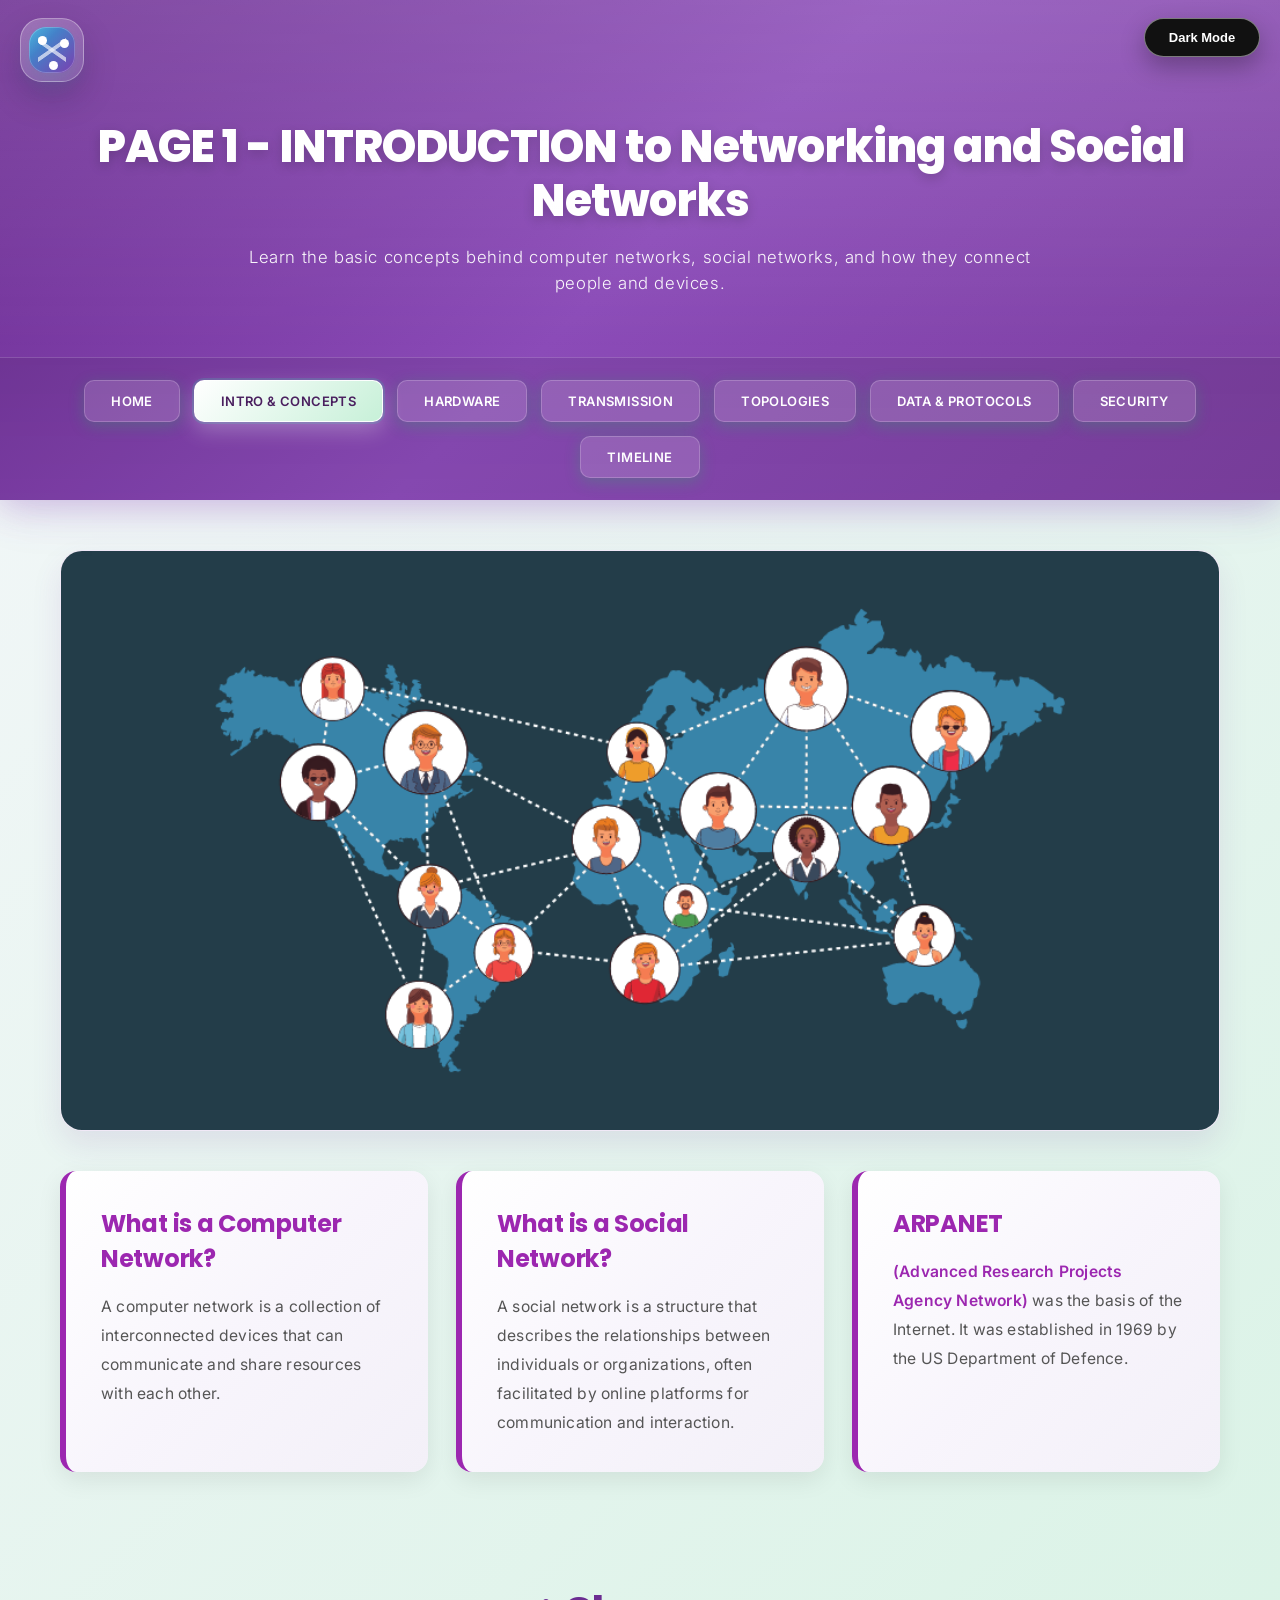
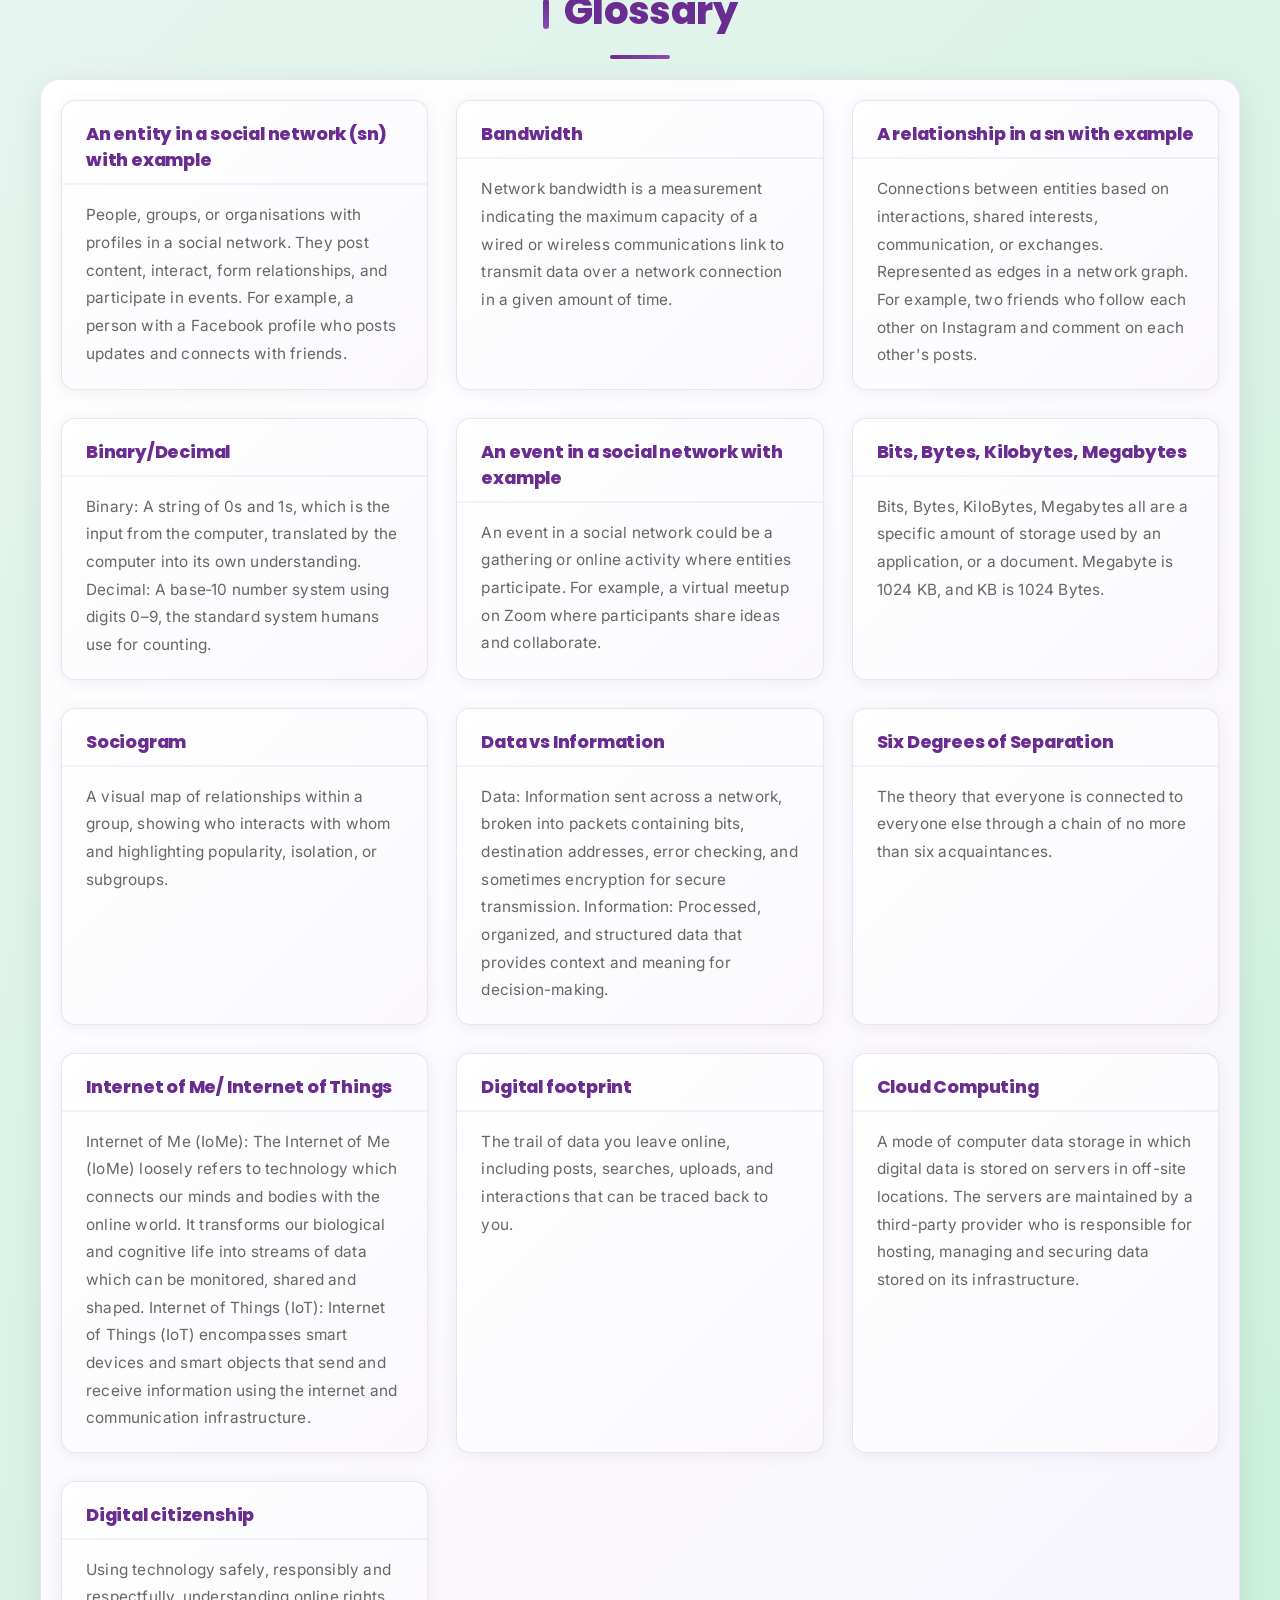
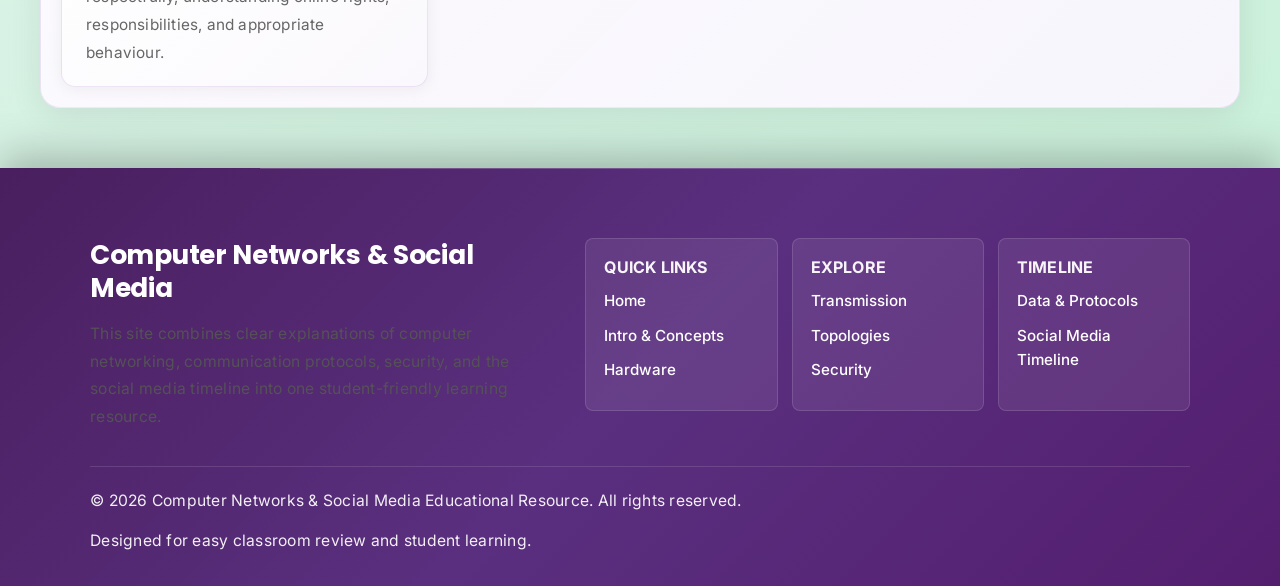
<file: page1.html>
<!DOCTYPE html>
<html lang="en">
<!-- FILE COMMENTS: page1.html - Content page covering a specific networking topic with glossary and navigation links. -->
<head>
    <!-- Page metadata and stylesheet link for page layout and theme -->
    <title>INTRO TO COMPUTER &amp; SOCIAL NETWORKS</title>
    <link rel="stylesheet" href="style.css">
</head>
<body>
    <!-- Site header includes branding, navigation, and a theme toggle button -->
    <header class="site-header">
        <a href="index.html" class="site-logo" aria-label="Go to home page">
            <div class="logo-mark"></div>
        </a>
        <div class="site-branding">
            <h1>PAGE 1 - INTRODUCTION to Networking and Social Networks</h1>
            <p class="subtitle">Learn the basic concepts behind computer networks, social networks, and how they connect people and devices.</p>
        </div>
        <div class="page-image">
            
        </div>

                <!-- Navigation menu for moving across topic pages -->
        <nav>
            <a href="index.html">HOME</a>
            <a href="page1.html" class="active">INTRO & CONCEPTS</a>
            <a href="page2.html">HARDWARE</a>
            <a href="page3.html">TRANSMISSION</a>
            <a href="page4.html">TOPOLOGIES</a>
            <a href="page5.html">DATA & PROTOCOLS</a>
            <a href="page6.html">SECURITY</a>
            <a href="page7.html">TIMELINE</a>
        </nav>

                <!-- Button toggles dark mode and stores preference in localStorage -->
        <button id="dark-mode-toggle">Dark Mode</button>
        
    </header>

        <!-- JavaScript handles dark mode, sticky navigation, and page load behavior -->
    <script>
        document.addEventListener('DOMContentLoaded', function() {
            const isDarkMode = localStorage.getItem('darkMode') === 'true';
            if (isDarkMode) {
                document.body.classList.add('dark-mode');
                document.getElementById('dark-mode-toggle').textContent = 'Light Mode';
            }
        });

        window.addEventListener('scroll', function() {
            const nav = document.querySelector('nav');
            const header = document.querySelector('.site-header');
            const body = document.body;
            const headerHeight = header.offsetHeight;
            
            if (window.pageYOffset > headerHeight - 80) {
                nav.classList.add('sticky-nav');
                body.classList.add('nav-sticky');
            } else {
                nav.classList.remove('sticky-nav');
                body.classList.remove('nav-sticky');
            }
        });

        document.getElementById('dark-mode-toggle').addEventListener('click', function() {
            document.body.classList.toggle('dark-mode');
            const button = document.getElementById('dark-mode-toggle');
            const isDark = document.body.classList.contains('dark-mode');
            button.textContent = isDark ? 'Light Mode' : 'Dark Mode';
            localStorage.setItem('darkMode', isDark);
        });
    </script>

        <!-- Icon or illustration representing the current page theme -->
    <div class="page-icon">
        <img src="img2.png" alt="Network icon">
    </div>

        <!-- Intro cards summarize key concepts for the topic -->
    <div class="intro-cards">
        <div class="intro-card">
            <h3>What is a Computer Network?</h3>
            <p>A computer network is a collection of interconnected devices that can communicate and share resources with each other.</p>
        </div>
        
        <div class="intro-card">
            <h3>What is a Social Network?</h3>
            <p>A social network is a structure that describes the relationships between individuals or organizations, often facilitated by online platforms for communication and interaction.</p>
        </div>
        
        <div class="intro-card">
            <h3>ARPANET</h3>
            <p><span class="highlight">(Advanced Research Projects Agency Network)</span> was the basis of the Internet. It was established in 1969 by the US Department of Defence.</p>
        </div>
    </div>
    
    <h2>Glossary</h2>
        <!-- Glossary grid presents term definitions and helpful explanations -->
    <div class="glossary-grid">
        <dl class="glossary-item">
            <dt>An entity in a social network (sn) with example</dt>
            <dd>People, groups, or organisations with profiles in a social network. They post content, interact, form relationships, and participate in events. For example, a person with a Facebook profile who posts updates and connects with friends.</dd>
        </dl>
        
        <dl class="glossary-item">
            <dt>Bandwidth</dt>
            <dd>Network bandwidth is a measurement indicating the maximum capacity of a wired or wireless communications link to transmit data over a network connection in a given amount of time.</dd>
        </dl>
        
        <dl class="glossary-item">
            <dt>A relationship in a sn with example</dt>
            <dd>Connections between entities based on interactions, shared interests, communication, or exchanges. Represented as edges in a network graph. For example, two friends who follow each other on Instagram and comment on each other's posts.</dd>
        </dl>
        
        <dl class="glossary-item">
            <dt>Binary/Decimal</dt>
            <dd>Binary: A string of 0s and 1s, which is the input from the computer, translated by the computer into its own understanding. Decimal: A base‑10 number system using digits 0–9, the standard system humans use for counting.</dd>
        </dl>
        
        <dl class="glossary-item">
            <dt>An event in a social network with example</dt>
            <dd>An event in a social network could be a gathering or online activity where entities participate. For example, a virtual meetup on Zoom where participants share ideas and collaborate.</dd>
        </dl>
        
        <dl class="glossary-item">
            <dt>Bits, Bytes, Kilobytes, Megabytes</dt>
            <dd>Bits, Bytes, KiloBytes, Megabytes all are a specific amount of storage used by an application, or a document. Megabyte is 1024 KB, and KB is 1024 Bytes.</dd>
        </dl>
        
        <dl class="glossary-item">
            <dt>Sociogram</dt>
            <dd>A visual map of relationships within a group, showing who interacts with whom and highlighting popularity, isolation, or subgroups.</dd>
        </dl>
        
        <dl class="glossary-item">
            <dt>Data vs Information</dt>
            <dd>Data: Information sent across a network, broken into packets containing bits, destination addresses, error checking, and sometimes encryption for secure transmission. Information: Processed, organized, and structured data that provides context and meaning for decision-making.</dd>
        </dl>
        
        <dl class="glossary-item">
            <dt>Six Degrees of Separation</dt>
            <dd>The theory that everyone is connected to everyone else through a chain of no more than six acquaintances.</dd>
        </dl>
        
        <dl class="glossary-item">
            <dt>Internet of Me/ Internet of Things</dt>
            <dd>Internet of Me (IoMe): The Internet of Me (IoMe) loosely refers to technology which connects our minds and bodies with the online world. It transforms our biological and cognitive life into streams of data which can be monitored, shared and shaped. Internet of Things (IoT): Internet of Things (IoT) encompasses smart devices and smart objects that send and receive information using the internet and communication infrastructure.</dd>
        </dl>
        
        <dl class="glossary-item">
            <dt>Digital footprint</dt>
            <dd>The trail of data you leave online, including posts, searches, uploads, and interactions that can be traced back to you.</dd>
        </dl>
        
        <dl class="glossary-item">
            <dt>Cloud Computing</dt>
            <dd>A mode of computer data storage in which digital data is stored on servers in off-site locations. The servers are maintained by a third-party provider who is responsible for hosting, managing and securing data stored on its infrastructure.</dd>
        </dl>
        
        <dl class="glossary-item">
            <dt>Digital citizenship</dt>
            <dd>Using technology safely, responsibly and respectfully, understanding online rights, responsibilities, and appropriate behaviour.</dd>
        </dl>
    </div>
            <!-- Footer section contains site credits, copyright, and additional links -->
        <footer class="site-footer">
        <div class="footer-content">
            <div class="footer-brand">
                <h3>Computer Networks & Social Media</h3>
                <p>This site combines clear explanations of computer networking, communication protocols, security, and the social media timeline into one student-friendly learning resource.</p>
            </div>
            <div class="footer-links">
                <div class="footer-column">
                    <h4>Quick Links</h4>
                    <a href="index.html">Home</a>
                    <a href="page1.html">Intro & Concepts</a>
                    <a href="page2.html">Hardware</a>
                </div>
                <div class="footer-column">
                    <h4>Explore</h4>
                    <a href="page3.html">Transmission</a>
                    <a href="page4.html">Topologies</a>
                    <a href="page6.html">Security</a>
                </div>
                <div class="footer-column">
                    <h4>Timeline</h4>
                    <a href="page5.html">Data & Protocols</a>
                    <a href="page7.html">Social Media Timeline</a>
                </div>
            </div>
        </div>
        <div class="footer-bottom">
            <p class="footer-note">&copy; 2026 Computer Networks & Social Media Educational Resource. All rights reserved.</p>
            <p class="footer-note">Designed for easy classroom review and student learning.</p>
        </div>
    </footer>
</body>
</html>
</file>
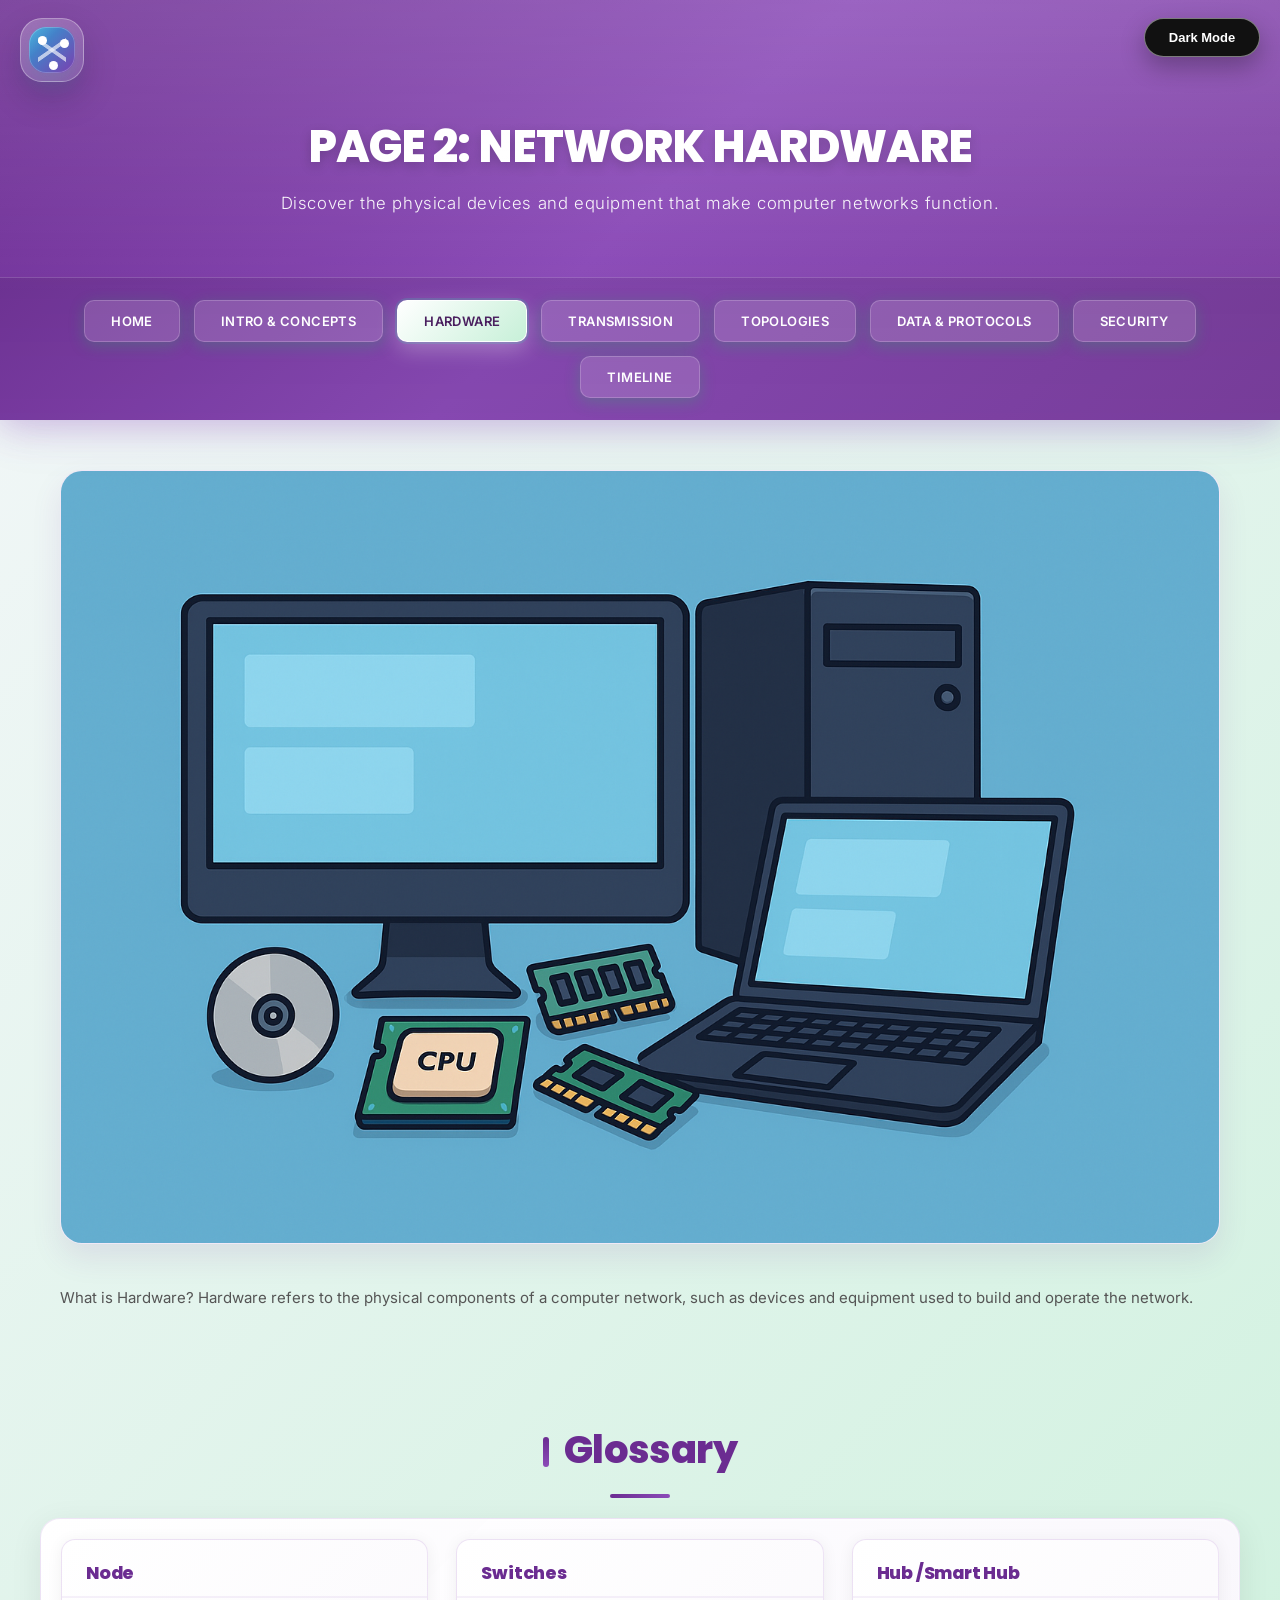
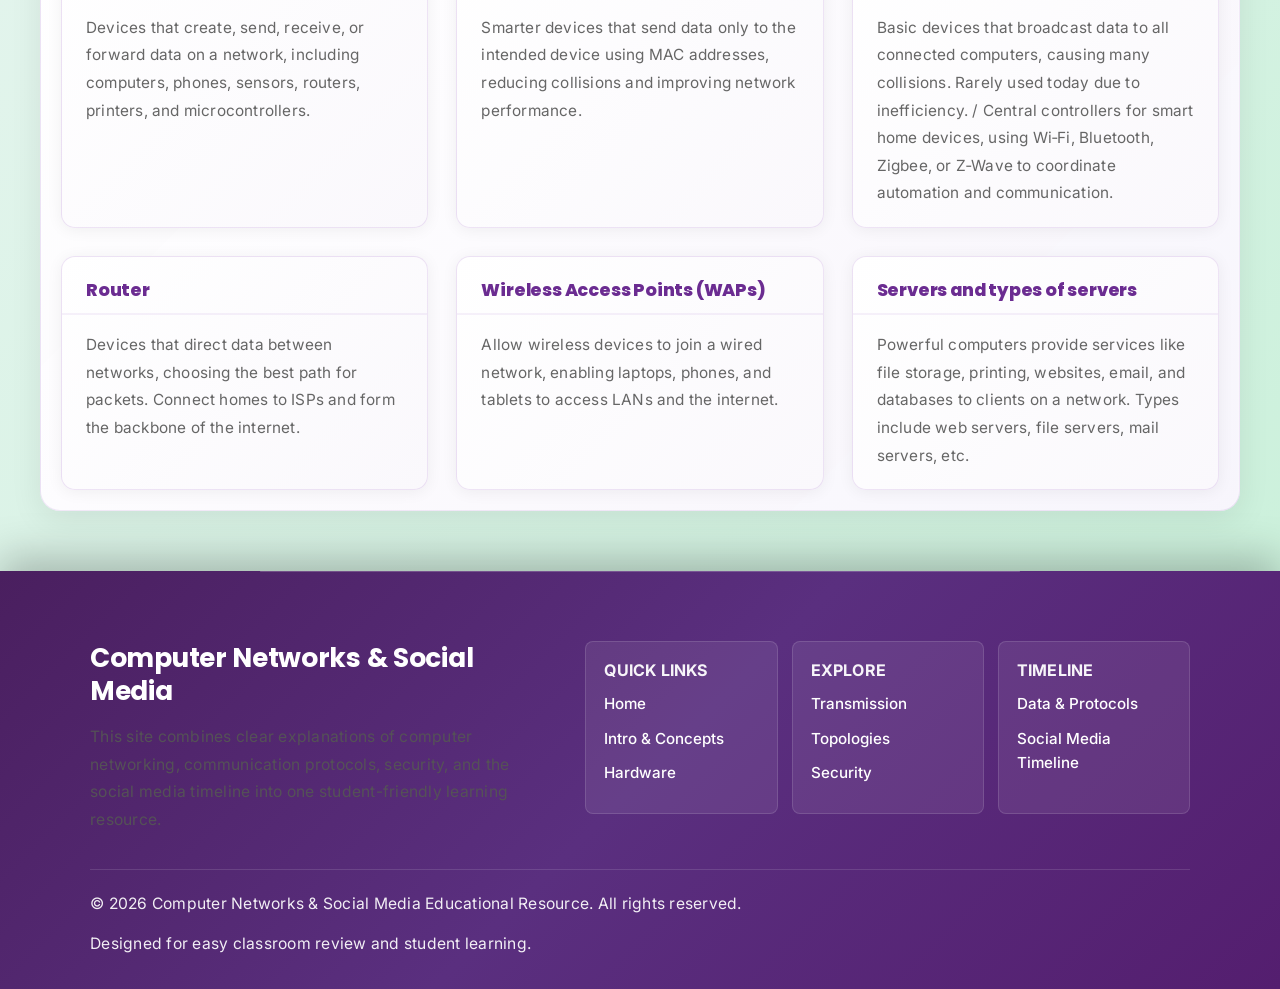
<file: page2.html>
<!DOCTYPE html>
<html lang="en">
<!-- FILE COMMENTS: page2.html - Content page covering a specific networking topic with glossary and navigation links. -->
<head>
    <!-- Page metadata and stylesheet link for page layout and theme -->
    <title>NETWORK HARDWARE</title>
    <link rel="stylesheet" href="style.css">
</head>
<body>
    <!-- Site header includes branding, navigation, and a theme toggle button -->
    <header class="site-header">
        <a href="index.html" class="site-logo" aria-label="Go to home page">
            <div class="logo-mark"></div>
        </a>
        <div class="site-branding">
            <h1>PAGE 2: NETWORK HARDWARE</h1>
            <p class="subtitle">Discover the physical devices and equipment that make computer networks function.</p>
        </div>
        <div class="page-image">
            
        </div>
                <!-- Navigation menu for moving across topic pages -->
        <nav>
            <a href="index.html">HOME</a>
            <a href="page1.html">INTRO & CONCEPTS</a>
            <a href="page2.html" class="active">HARDWARE</a>
            <a href="page3.html">TRANSMISSION</a>
            <a href="page4.html">TOPOLOGIES</a>
            <a href="page5.html">DATA & PROTOCOLS</a>
            <a href="page6.html">SECURITY</a>
            <a href="page7.html">TIMELINE</a>
        </nav>

                <!-- Button toggles dark mode and stores preference in localStorage -->
        <button id="dark-mode-toggle">Dark Mode</button>
    </header>

        <!-- JavaScript handles dark mode, sticky navigation, and page load behavior -->
    <script>
        document.addEventListener('DOMContentLoaded', function() {
            const isDarkMode = localStorage.getItem('darkMode') === 'true';
            if (isDarkMode) {
                document.body.classList.add('dark-mode');
                document.getElementById('dark-mode-toggle').textContent = 'Light Mode';
            }
        });

        window.addEventListener('scroll', function() {
            const nav = document.querySelector('nav');
            const header = document.querySelector('.site-header');
            const body = document.body;
            const headerHeight = header.offsetHeight;
            
            if (window.pageYOffset > headerHeight - 80) {
                nav.classList.add('sticky-nav');
                body.classList.add('nav-sticky');
            } else {
                nav.classList.remove('sticky-nav');
                body.classList.remove('nav-sticky');
            }
        });

        document.getElementById('dark-mode-toggle').addEventListener('click', function() {
            document.body.classList.toggle('dark-mode');
            const button = document.getElementById('dark-mode-toggle');
            const isDark = document.body.classList.contains('dark-mode');
            button.textContent = isDark ? 'Light Mode' : 'Dark Mode';
            localStorage.setItem('darkMode', isDark);
        });
    </script>

        <!-- Icon or illustration representing the current page theme -->
    <div class="page-icon">
        <img src="hardware.png" alt="Hardware icon">
    </div>
    <p>What is Hardware? Hardware refers to the physical components of a computer network, such as devices and equipment used to build and operate the network.</p>
    <h2>Glossary</h2>
        <!-- Glossary grid presents term definitions and helpful explanations -->
    <div class="glossary-grid">
        <dl class="glossary-item">
            <dt>Node</dt>
            <dd>Devices that create, send, receive, or forward data on a network, including computers, phones, sensors, routers, printers, and microcontrollers.</dd>
        </dl>
        
        <dl class="glossary-item">
            <dt>Switches</dt>
            <dd>Smarter devices that send data only to the intended device using MAC addresses, reducing collisions and improving network performance.</dd>
        </dl>
        
        <dl class="glossary-item">
            <dt>Hub /Smart Hub</dt>
            <dd>Basic devices that broadcast data to all connected computers, causing many collisions. Rarely used today due to inefficiency. / Central controllers for smart home devices, using Wi‑Fi, Bluetooth, Zigbee, or Z‑Wave to coordinate automation and communication.</dd>
        </dl>
        
        <dl class="glossary-item">
            <dt>Router</dt>
            <dd>Devices that direct data between networks, choosing the best path for packets. Connect homes to ISPs and form the backbone of the internet.</dd>
        </dl>
        
        <dl class="glossary-item">
            <dt>Wireless Access Points (WAPs)</dt>
            <dd>Allow wireless devices to join a wired network, enabling laptops, phones, and tablets to access LANs and the internet.</dd>
        </dl>
        
        <dl class="glossary-item">
            <dt>Servers and types of servers</dt>
            <dd>Powerful computers provide services like file storage, printing, websites, email, and databases to clients on a network. Types include web servers, file servers, mail servers, etc.</dd>
        </dl>
    </div>
            <!-- Footer section contains site credits, copyright, and additional links -->
        <footer class="site-footer">
        <div class="footer-content">
            <div class="footer-brand">
                <h3>Computer Networks & Social Media</h3>
                <p>This site combines clear explanations of computer networking, communication protocols, security, and the social media timeline into one student-friendly learning resource.</p>
            </div>
            <div class="footer-links">
                <div class="footer-column">
                    <h4>Quick Links</h4>
                    <a href="index.html">Home</a>
                    <a href="page1.html">Intro & Concepts</a>
                    <a href="page2.html">Hardware</a>
                </div>
                <div class="footer-column">
                    <h4>Explore</h4>
                    <a href="page3.html">Transmission</a>
                    <a href="page4.html">Topologies</a>
                    <a href="page6.html">Security</a>
                </div>
                <div class="footer-column">
                    <h4>Timeline</h4>
                    <a href="page5.html">Data & Protocols</a>
                    <a href="page7.html">Social Media Timeline</a>
                </div>
            </div>
        </div>
        <div class="footer-bottom">
            <p class="footer-note">&copy; 2026 Computer Networks & Social Media Educational Resource. All rights reserved.</p>
            <p class="footer-note">Designed for easy classroom review and student learning.</p>
        </div>
    </footer>
</body>
</html>
</file>
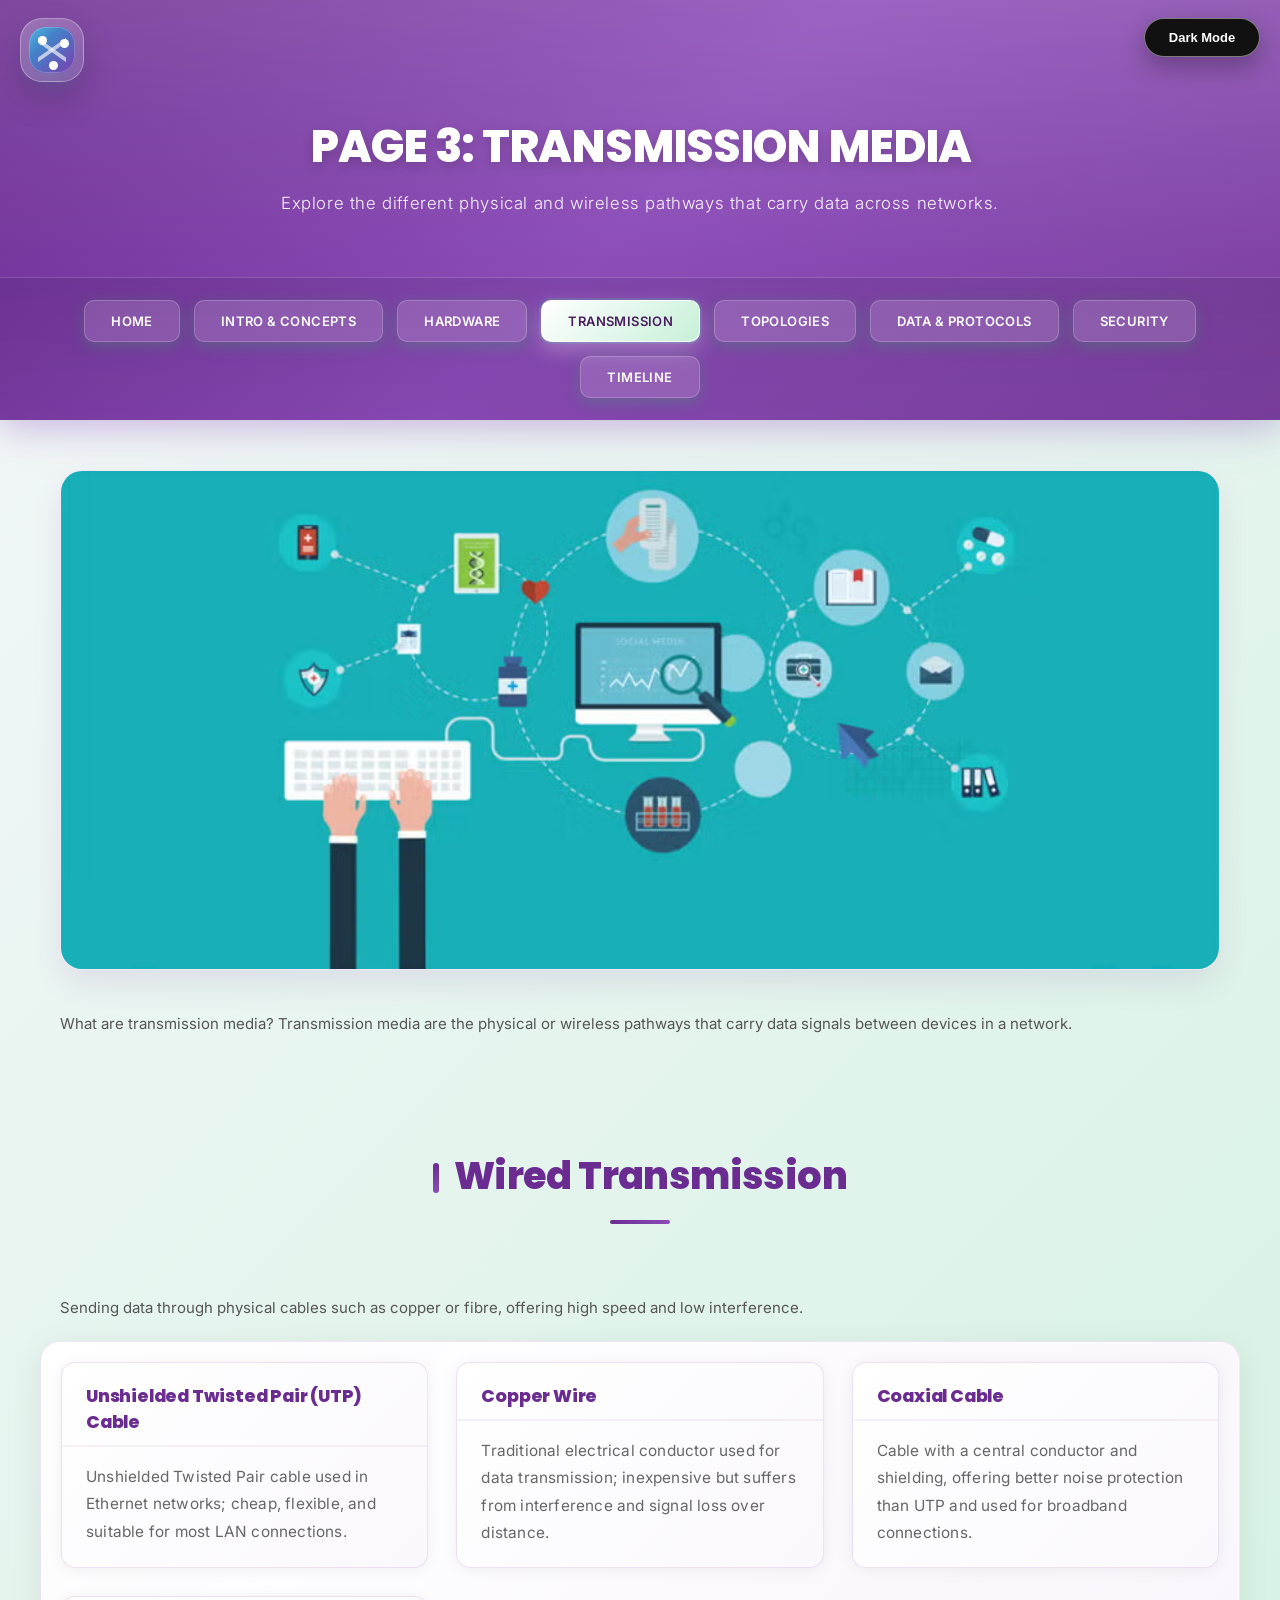
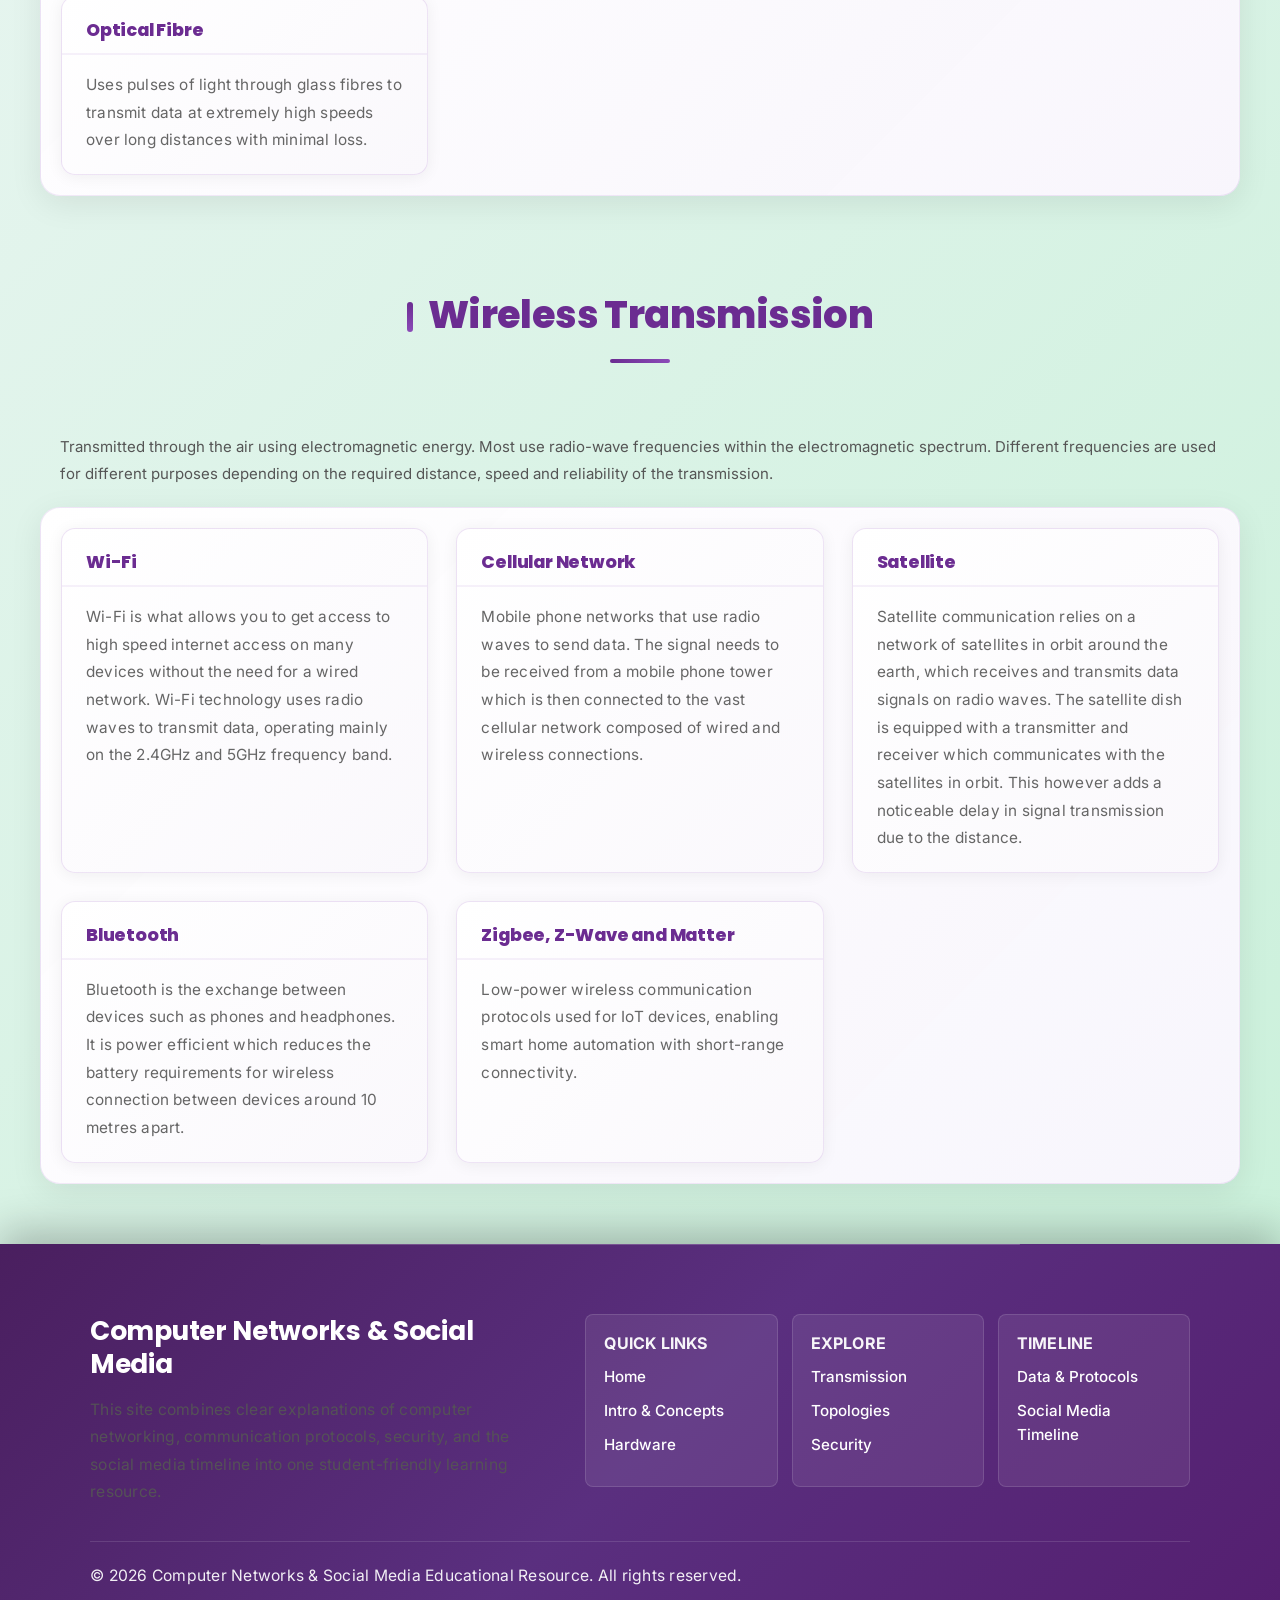
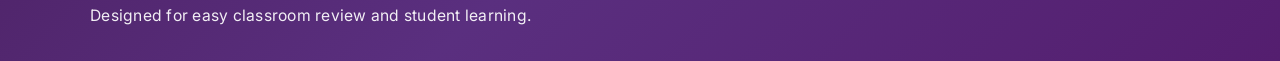
<file: page3.html>
<!DOCTYPE html>
<html lang="en">
<!-- FILE COMMENTS: page3.html - Content page covering a specific networking topic with glossary and navigation links. -->
<head>
    <!-- Page metadata and stylesheet link for page layout and theme -->
    <title>TRANSMISSION MEDIA</title>
    <link rel="stylesheet" href="style.css">
</head>
<body>
    <!-- Site header includes branding, navigation, and a theme toggle button -->
    <header class="site-header">
        <a href="index.html" class="site-logo" aria-label="Go to home page">
            <div class="logo-mark"></div>
        </a>
        <div class="site-branding">
            <h1>PAGE 3: TRANSMISSION MEDIA</h1>
            <p class="subtitle">Explore the different physical and wireless pathways that carry data across networks.</p>
        </div>
        <div class="page-image">
            
        </div>
                <!-- Navigation menu for moving across topic pages -->
        <nav>
            <a href="index.html">HOME</a>
            <a href="page1.html">INTRO & CONCEPTS</a>
            <a href="page2.html">HARDWARE</a>
            <a href="page3.html" class="active">TRANSMISSION</a>
            <a href="page4.html">TOPOLOGIES</a>
            <a href="page5.html">DATA & PROTOCOLS</a>
            <a href="page6.html">SECURITY</a>
            <a href="page7.html">TIMELINE</a>
        </nav>

                <!-- Button toggles dark mode and stores preference in localStorage -->
        <button id="dark-mode-toggle">Dark Mode</button>
    </header>

        <!-- JavaScript handles dark mode, sticky navigation, and page load behavior -->
    <script>
        document.addEventListener('DOMContentLoaded', function() {
            const isDarkMode = localStorage.getItem('darkMode') === 'true';
            if (isDarkMode) {
                document.body.classList.add('dark-mode');
                document.getElementById('dark-mode-toggle').textContent = 'Light Mode';
            }
        });

        window.addEventListener('scroll', function() {
            const nav = document.querySelector('nav');
            const header = document.querySelector('.site-header');
            const body = document.body;
            const headerHeight = header.offsetHeight;
            
            if (window.pageYOffset > headerHeight - 80) {
                nav.classList.add('sticky-nav');
                body.classList.add('nav-sticky');
            } else {
                nav.classList.remove('sticky-nav');
                body.classList.remove('nav-sticky');
            }
        });

        document.getElementById('dark-mode-toggle').addEventListener('click', function() {
            document.body.classList.toggle('dark-mode');
            const button = document.getElementById('dark-mode-toggle');
            const isDark = document.body.classList.contains('dark-mode');
            button.textContent = isDark ? 'Light Mode' : 'Dark Mode';
            localStorage.setItem('darkMode', isDark);
        });
    </script>
        <!-- Icon or illustration representing the current page theme -->
    <div class="page-icon">
        <img src="transmission.avif" alt="Transmission icon">
    </div>
    <p>What are transmission media? Transmission media are the physical or wireless pathways that carry data signals between devices in a network.</p>
    <h2>Wired Transmission</h2>
    <p>Sending data through physical cables such as copper or fibre, offering high speed and low interference.</p>
        <!-- Glossary grid presents term definitions and helpful explanations -->
    <div class="glossary-grid">
        <dl class="glossary-item">
            <dt>Unshielded Twisted Pair (UTP) Cable</dt>
            <dd>Unshielded Twisted Pair cable used in Ethernet networks; cheap, flexible, and suitable for most LAN connections.</dd>
        </dl>
        
        <dl class="glossary-item">
            <dt>Copper Wire</dt>
            <dd>Traditional electrical conductor used for data transmission; inexpensive but suffers from interference and signal loss over distance.</dd>
        </dl>
        
        <dl class="glossary-item">
            <dt>Coaxial Cable</dt>
            <dd>Cable with a central conductor and shielding, offering better noise protection than UTP and used for broadband connections.</dd>
        </dl>
        
        <dl class="glossary-item">
            <dt>Optical Fibre</dt>
            <dd>Uses pulses of light through glass fibres to transmit data at extremely high speeds over long distances with minimal loss.</dd>
        </dl>
    </div>
    
    <h2>Wireless Transmission</h2>
    <p>Transmitted through the air using electromagnetic energy. Most use radio-wave frequencies within the electromagnetic spectrum. Different frequencies are used for different purposes depending on the required distance, speed and reliability of the transmission.</p>
    <div class="glossary-grid">
        <dl class="glossary-item">
            <dt>Wi-Fi</dt>
            <dd>Wi-Fi is what allows you to get access to high speed internet access on many devices without the need for a wired network. Wi-Fi technology uses radio waves to transmit data, operating mainly on the 2.4GHz and 5GHz frequency band.</dd>
        </dl>
        
        <dl class="glossary-item">
            <dt>Cellular Network</dt>
            <dd>Mobile phone networks that use radio waves to send data. The signal needs to be received from a mobile phone tower which is then connected to the vast cellular network composed of wired and wireless connections.</dd>
        </dl>
        
        <dl class="glossary-item">
            <dt>Satellite</dt>
            <dd>Satellite communication relies on a network of satellites in orbit around the earth, which receives and transmits data signals on radio waves. The satellite dish is equipped with a transmitter and receiver which communicates with the satellites in orbit. This however adds a noticeable delay in signal transmission due to the distance.</dd>
        </dl>
        
        <dl class="glossary-item">
            <dt>Bluetooth</dt>
            <dd>Bluetooth is the exchange between devices such as phones and headphones. It is power efficient which reduces the battery requirements for wireless connection between devices around 10 metres apart.</dd>
        </dl>
        
        <dl class="glossary-item">
            <dt>Zigbee, Z-Wave and Matter</dt>
            <dd>Low-power wireless communication protocols used for IoT devices, enabling smart home automation with short-range connectivity.</dd>
        </dl>
    </div>
            <!-- Footer section contains site credits, copyright, and additional links -->
        <footer class="site-footer">
        <div class="footer-content">
            <div class="footer-brand">
                <h3>Computer Networks & Social Media</h3>
                <p>This site combines clear explanations of computer networking, communication protocols, security, and the social media timeline into one student-friendly learning resource.</p>
            </div>
            <div class="footer-links">
                <div class="footer-column">
                    <h4>Quick Links</h4>
                    <a href="index.html">Home</a>
                    <a href="page1.html">Intro & Concepts</a>
                    <a href="page2.html">Hardware</a>
                </div>
                <div class="footer-column">
                    <h4>Explore</h4>
                    <a href="page3.html">Transmission</a>
                    <a href="page4.html">Topologies</a>
                    <a href="page6.html">Security</a>
                </div>
                <div class="footer-column">
                    <h4>Timeline</h4>
                    <a href="page5.html">Data & Protocols</a>
                    <a href="page7.html">Social Media Timeline</a>
                </div>
            </div>
        </div>
        <div class="footer-bottom">
            <p class="footer-note">&copy; 2026 Computer Networks & Social Media Educational Resource. All rights reserved.</p>
            <p class="footer-note">Designed for easy classroom review and student learning.</p>
        </div>
    </footer>
</body>
</html>
</file>
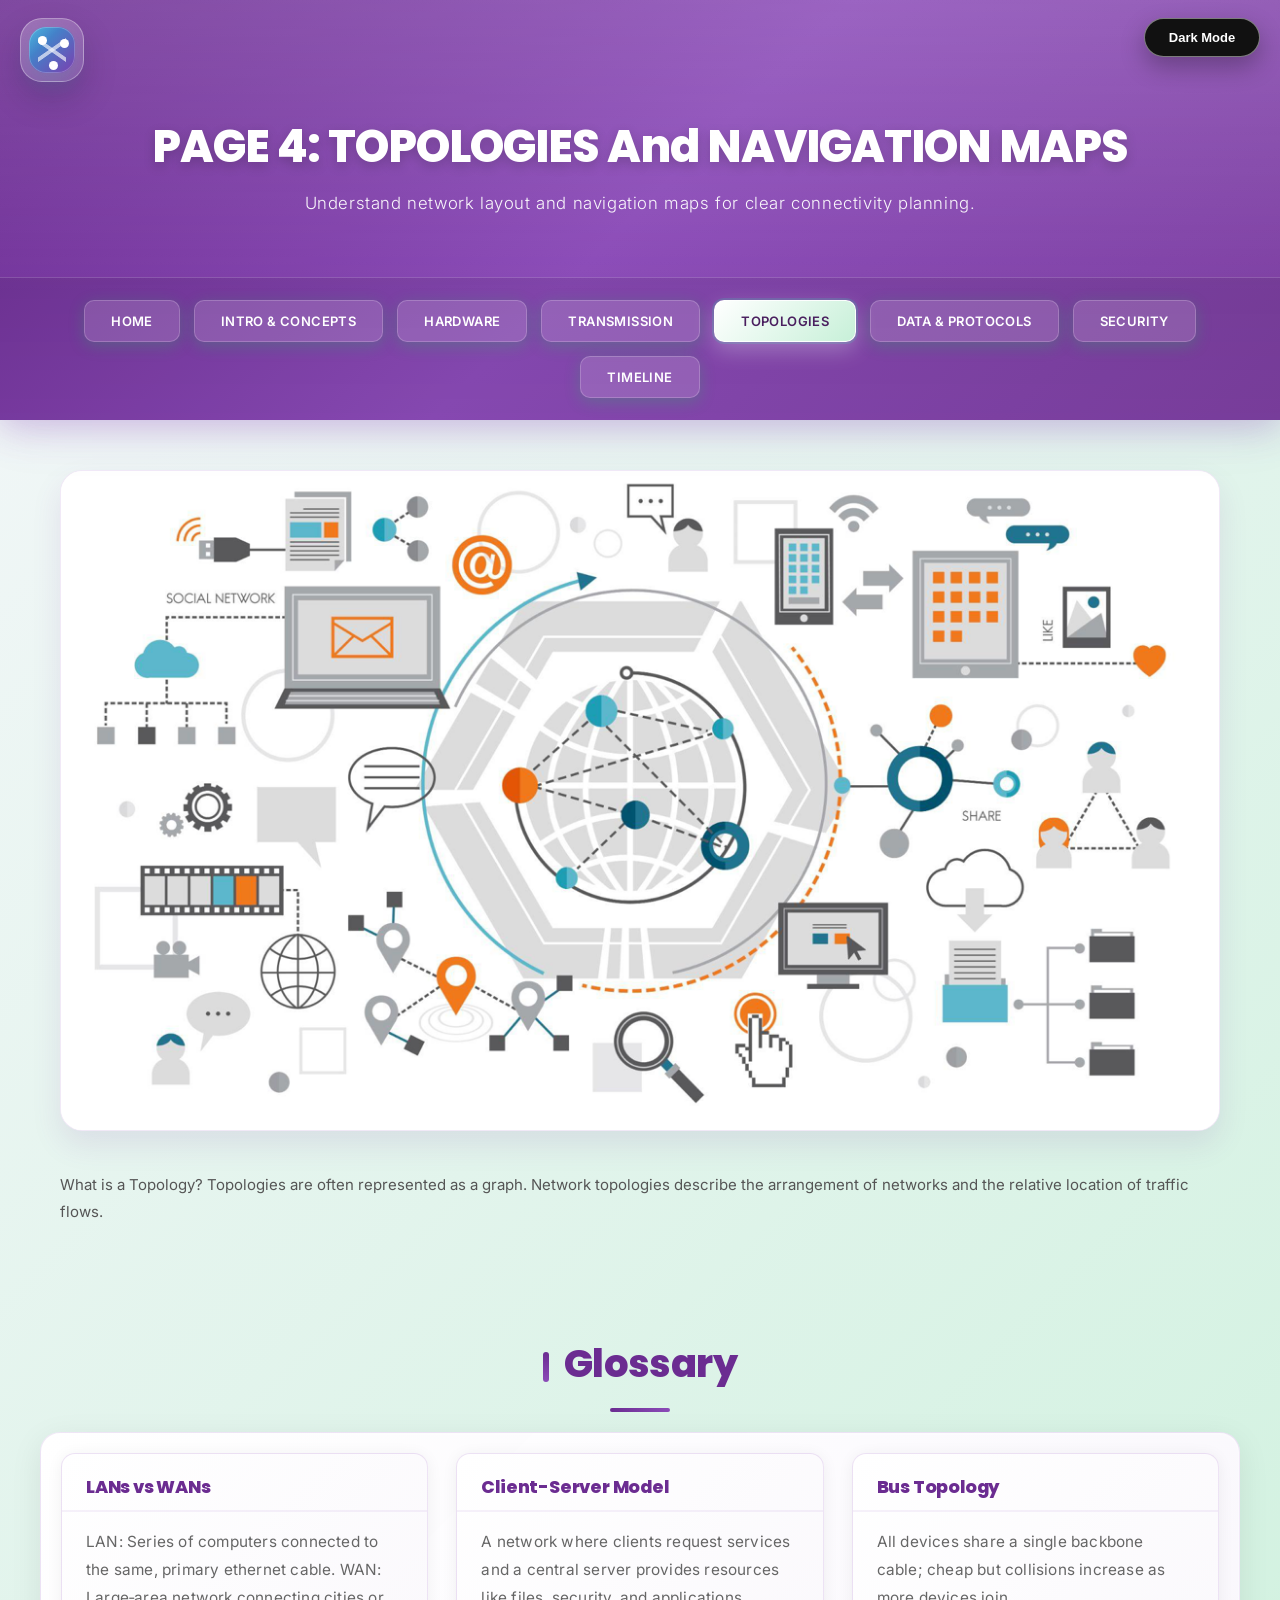
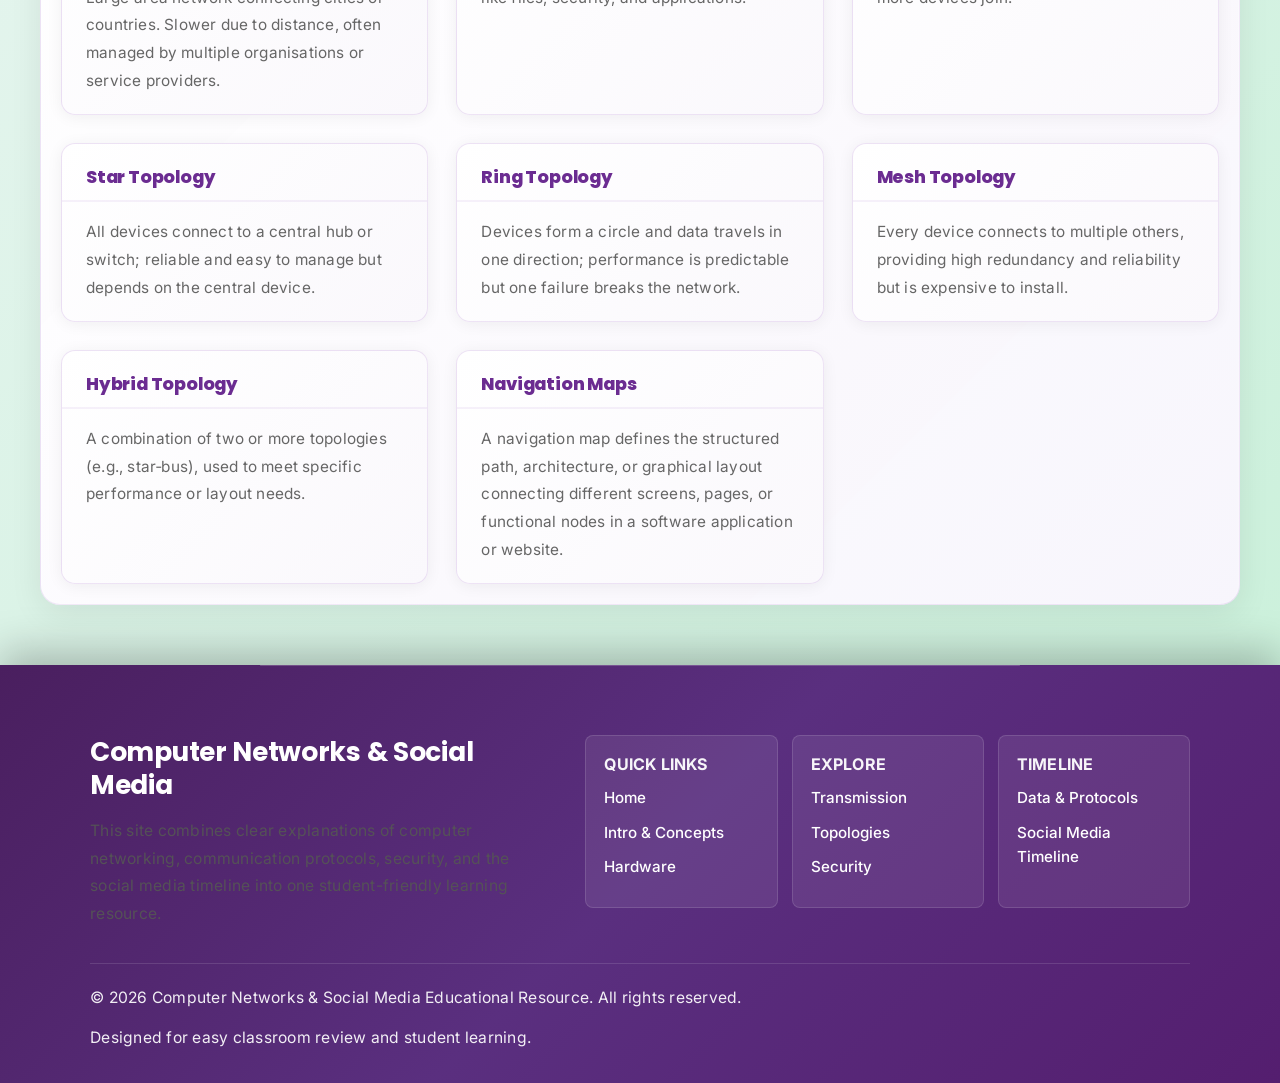
<file: page4.html>
<!DOCTYPE html>
<html lang="en">
<!-- FILE COMMENTS: page4.html - Content page covering a specific networking topic with glossary and navigation links. -->
<head>
    <!-- Page metadata and stylesheet link for page layout and theme -->
    <title>TOPOLOGIES And NAVIGATION MAPS</title>
    <link rel="stylesheet" href="style.css">
</head>
<body>
    <!-- Site header includes branding, navigation, and a theme toggle button -->
    <header class="site-header">
        <a href="index.html" class="site-logo" aria-label="Go to home page">
            <div class="logo-mark"></div>
        </a>
        <div class="site-branding">
            <h1>PAGE 4: TOPOLOGIES And NAVIGATION MAPS</h1>
            <p class="subtitle">Understand network layout and navigation maps for clear connectivity planning.</p>
        </div>
        <div class="page-image">
            
        </div>
                <!-- Navigation menu for moving across topic pages -->
        <nav>
            <a href="index.html">HOME</a>
            <a href="page1.html">INTRO & CONCEPTS</a>
            <a href="page2.html">HARDWARE</a>
            <a href="page3.html">TRANSMISSION</a>
            <a href="page4.html" class="active">TOPOLOGIES</a>
            <a href="page5.html">DATA & PROTOCOLS</a>
            <a href="page6.html">SECURITY</a>
            <a href="page7.html">TIMELINE</a>
        </nav>

                <!-- Button toggles dark mode and stores preference in localStorage -->
        <button id="dark-mode-toggle">Dark Mode</button>
    </header>

        <!-- JavaScript handles dark mode, sticky navigation, and page load behavior -->
    <script>
        document.addEventListener('DOMContentLoaded', function() {
            const isDarkMode = localStorage.getItem('darkMode') === 'true';
            if (isDarkMode) {
                document.body.classList.add('dark-mode');
                document.getElementById('dark-mode-toggle').textContent = 'Light Mode';
            }
        });

        window.addEventListener('scroll', function() {
            const nav = document.querySelector('nav');
            const header = document.querySelector('.site-header');
            const body = document.body;
            const headerHeight = header.offsetHeight;
            
            if (window.pageYOffset > headerHeight - 80) {
                nav.classList.add('sticky-nav');
                body.classList.add('nav-sticky');
            } else {
                nav.classList.remove('sticky-nav');
                body.classList.remove('nav-sticky');
            }
        });

        document.getElementById('dark-mode-toggle').addEventListener('click', function() {
            document.body.classList.toggle('dark-mode');
            const button = document.getElementById('dark-mode-toggle');
            const isDark = document.body.classList.contains('dark-mode');
            button.textContent = isDark ? 'Light Mode' : 'Dark Mode';
            localStorage.setItem('darkMode', isDark);
        });
    </script>
        <!-- Icon or illustration representing the current page theme -->
    <div class="page-icon">
        <img src="nav-map.png" alt="Topology icon">
    </div>
    <p>What is a Topology? Topologies are often represented as a graph. Network topologies describe the arrangement of networks and the relative location of traffic flows.</p>
    <h2>Glossary</h2>
        <!-- Glossary grid presents term definitions and helpful explanations -->
    <div class="glossary-grid">
        <dl class="glossary-item">
            <dt>LANs vs WANs</dt>
            <dd>LAN: Series of computers connected to the same, primary ethernet cable. WAN: Large‑area network connecting cities or countries. Slower due to distance, often managed by multiple organisations or service providers.</dd>
        </dl>
        
        <dl class="glossary-item">
            <dt>Client-Server Model</dt>
            <dd>A network where clients request services and a central server provides resources like files, security, and applications.</dd>
        </dl>
        
        <dl class="glossary-item">
            <dt>Bus Topology</dt>
            <dd>All devices share a single backbone cable; cheap but collisions increase as more devices join.</dd>
        </dl>
        
        <dl class="glossary-item">
            <dt>Star Topology</dt>
            <dd>All devices connect to a central hub or switch; reliable and easy to manage but depends on the central device.</dd>
        </dl>
        
        <dl class="glossary-item">
            <dt>Ring Topology</dt>
            <dd>Devices form a circle and data travels in one direction; performance is predictable but one failure breaks the network.</dd>
        </dl>
        
        <dl class="glossary-item">
            <dt>Mesh Topology</dt>
            <dd>Every device connects to multiple others, providing high redundancy and reliability but is expensive to install.</dd>
        </dl>
        
        <dl class="glossary-item">
            <dt>Hybrid Topology</dt>
            <dd>A combination of two or more topologies (e.g., star‑bus), used to meet specific performance or layout needs.</dd>
        </dl>
        
        <dl class="glossary-item">
            <dt>Navigation Maps</dt>
            <dd>A navigation map defines the structured path, architecture, or graphical layout connecting different screens, pages, or functional nodes in a software application or website.</dd>
        </dl>
    </div>
            <!-- Footer section contains site credits, copyright, and additional links -->
        <footer class="site-footer">
        <div class="footer-content">
            <div class="footer-brand">
                <h3>Computer Networks & Social Media</h3>
                <p>This site combines clear explanations of computer networking, communication protocols, security, and the social media timeline into one student-friendly learning resource.</p>
            </div>
            <div class="footer-links">
                <div class="footer-column">
                    <h4>Quick Links</h4>
                    <a href="index.html">Home</a>
                    <a href="page1.html">Intro & Concepts</a>
                    <a href="page2.html">Hardware</a>
                </div>
                <div class="footer-column">
                    <h4>Explore</h4>
                    <a href="page3.html">Transmission</a>
                    <a href="page4.html">Topologies</a>
                    <a href="page6.html">Security</a>
                </div>
                <div class="footer-column">
                    <h4>Timeline</h4>
                    <a href="page5.html">Data & Protocols</a>
                    <a href="page7.html">Social Media Timeline</a>
                </div>
            </div>
        </div>
        <div class="footer-bottom">
            <p class="footer-note">&copy; 2026 Computer Networks & Social Media Educational Resource. All rights reserved.</p>
            <p class="footer-note">Designed for easy classroom review and student learning.</p>
        </div>
    </footer>
</body>
</html>
</file>
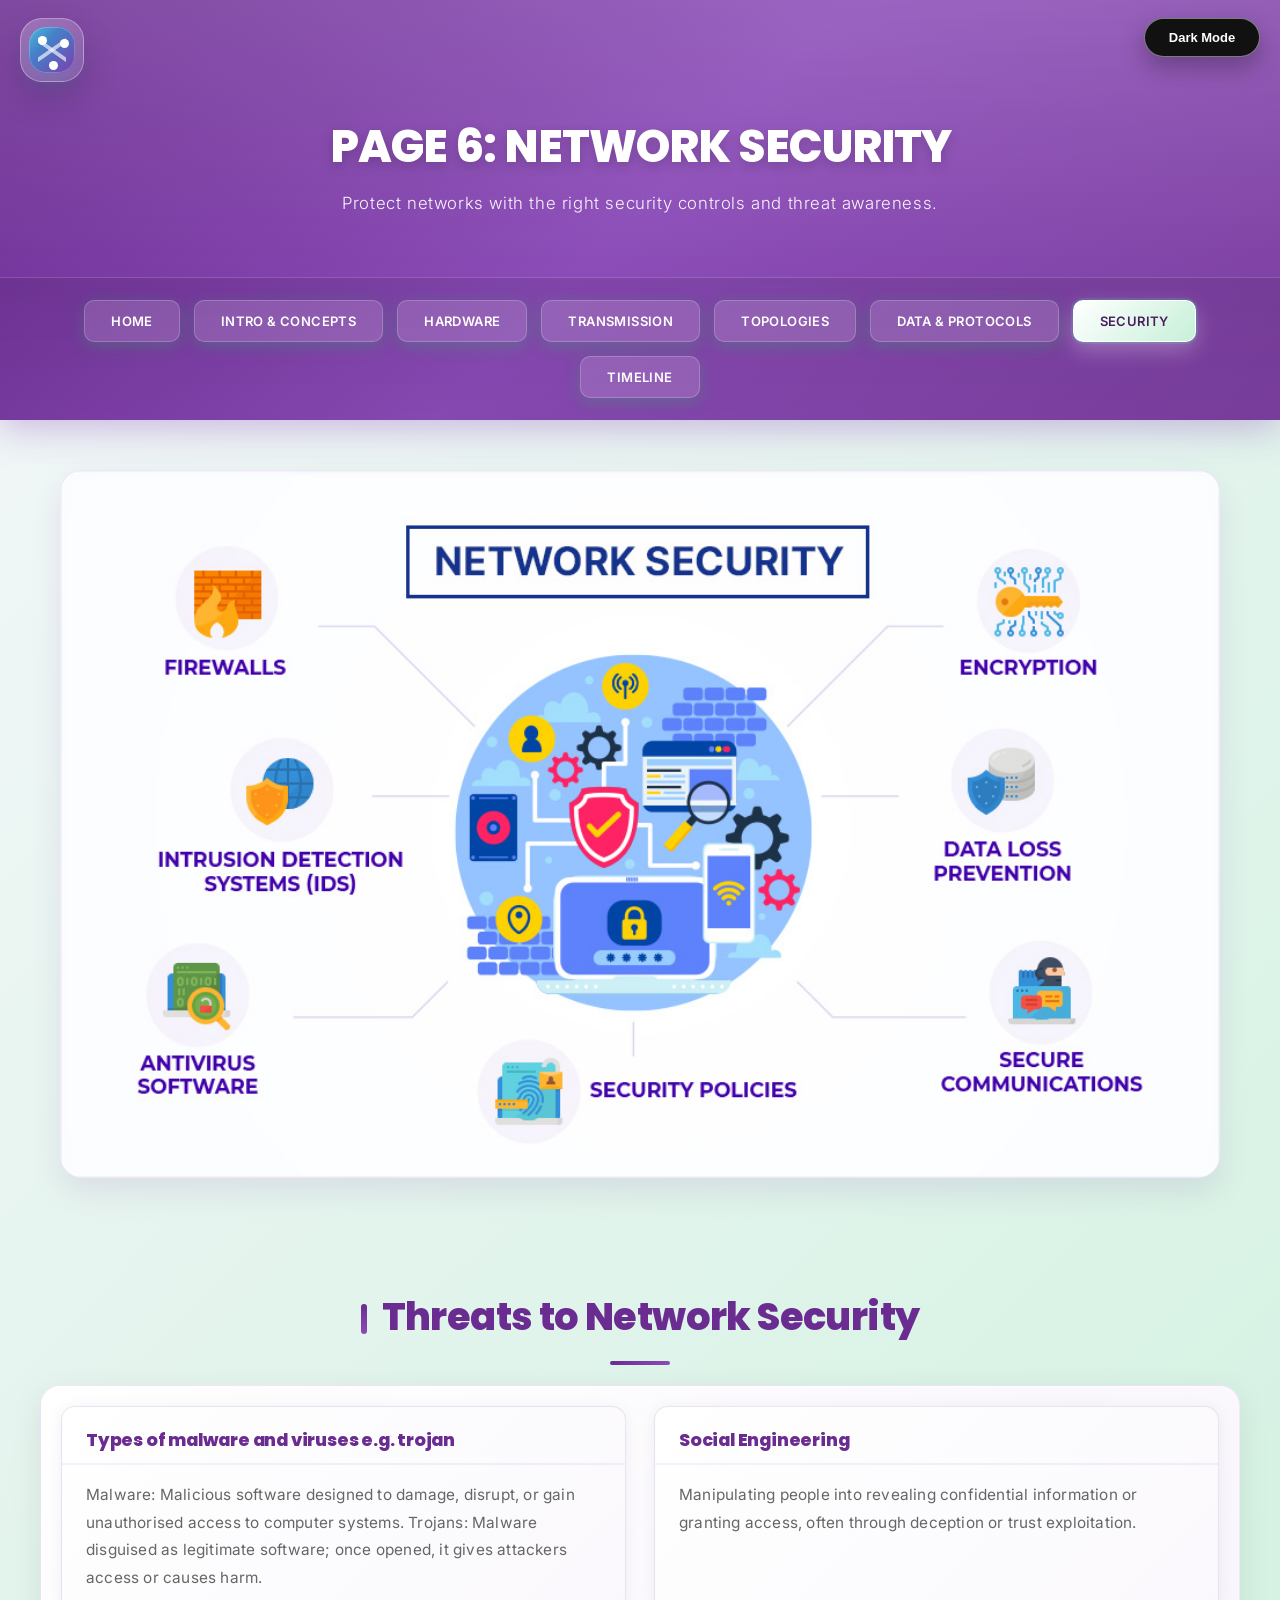
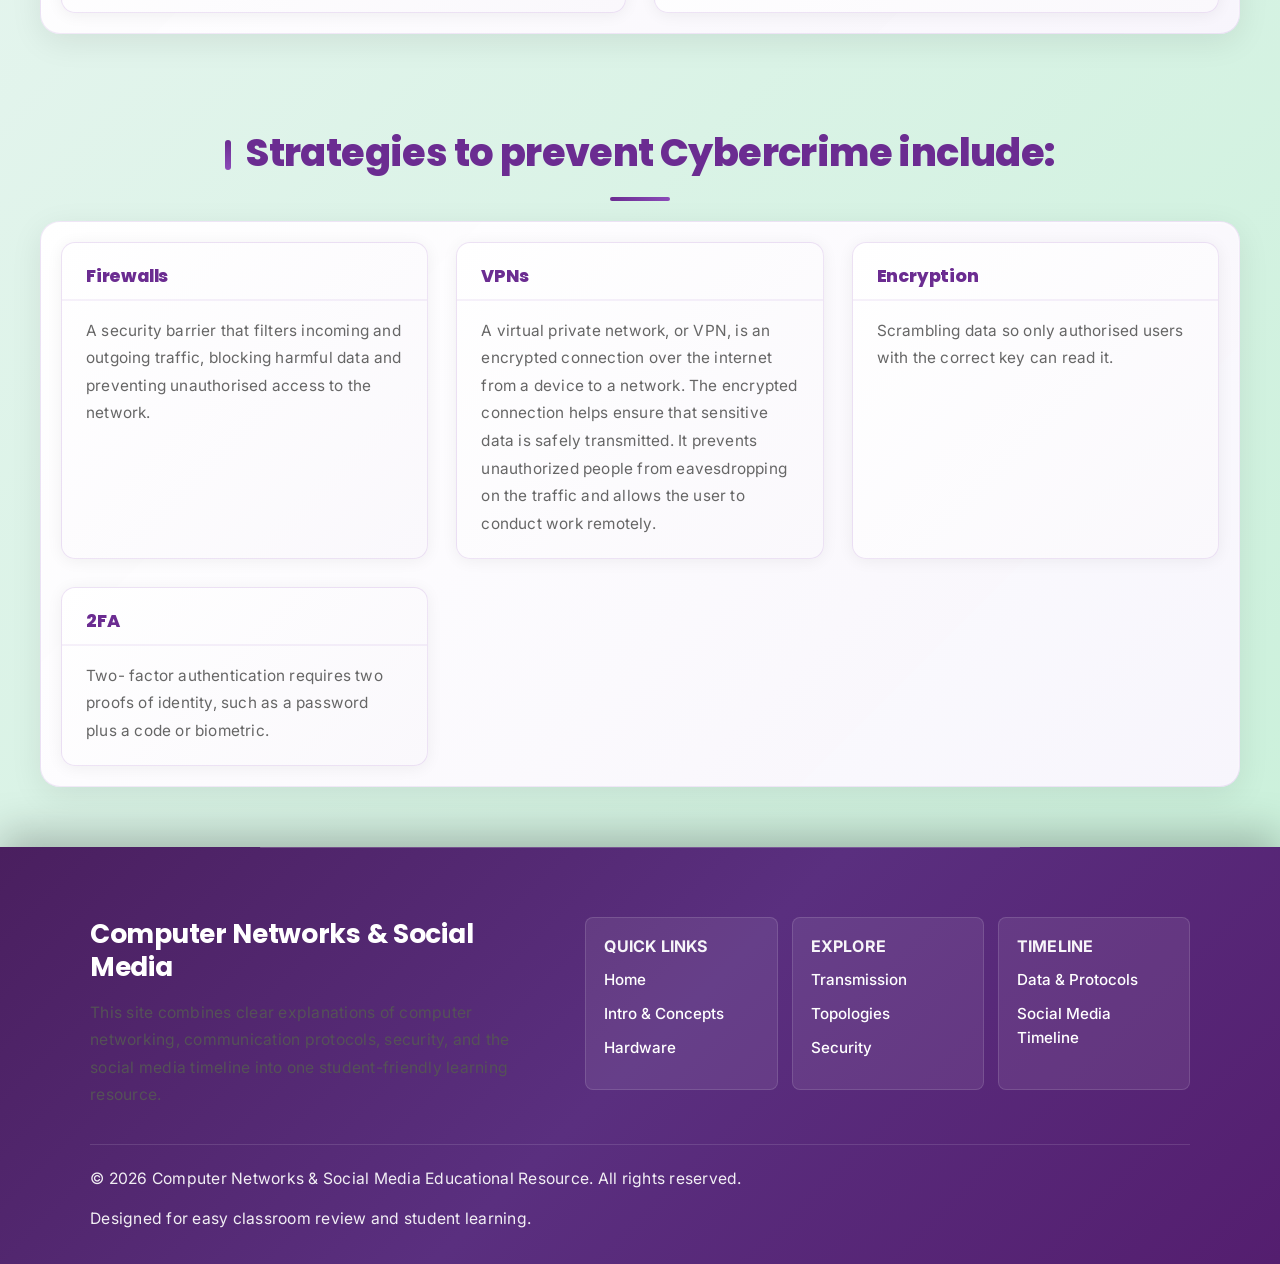
<file: page6.html>
<!DOCTYPE html>
<html lang="en">
<!-- FILE COMMENTS: page6.html - Content page covering a specific networking topic with glossary and navigation links. -->
<head>
    <!-- Page metadata and stylesheet link for page layout and theme -->
    <title>NETWORK SECURITY</title>
    <link rel="stylesheet" href="style.css">
</head>
<body>
    <!-- Site header includes branding, navigation, and a theme toggle button -->
    <header class="site-header">
        <a href="index.html" class="site-logo" aria-label="Go to home page">
            <div class="logo-mark"></div>
        </a>
        <div class="site-branding">
            <h1>PAGE 6: NETWORK SECURITY</h1>
            <p class="subtitle">Protect networks with the right security controls and threat awareness.</p>
        </div>
        <div class="page-image">
            
        </div>
                <!-- Navigation menu for moving across topic pages -->
        <nav>
            <a href="index.html">HOME</a>
            <a href="page1.html">INTRO & CONCEPTS</a>
            <a href="page2.html">HARDWARE</a>
            <a href="page3.html">TRANSMISSION</a>
            <a href="page4.html">TOPOLOGIES</a>
            <a href="page5.html">DATA & PROTOCOLS</a>
            <a href="page6.html" class="active">SECURITY</a>
            <a href="page7.html">TIMELINE</a>
        </nav>

                <!-- Button toggles dark mode and stores preference in localStorage -->
        <button id="dark-mode-toggle">Dark Mode</button>
    </header>

        <!-- JavaScript handles dark mode, sticky navigation, and page load behavior -->
    <script>
        window.addEventListener('scroll', function() {
            const nav = document.querySelector('nav');
            const header = document.querySelector('.site-header');
            const body = document.body;
            const headerHeight = header.offsetHeight;
            
            if (window.pageYOffset > headerHeight - 80) {
                nav.classList.add('sticky-nav');
                body.classList.add('nav-sticky');
            } else {
                nav.classList.remove('sticky-nav');
                body.classList.remove('nav-sticky');
            }
        });

        document.addEventListener('DOMContentLoaded', function() {
            const isDarkMode = localStorage.getItem('darkMode') === 'true';
            if (isDarkMode) {
                document.body.classList.add('dark-mode');
                document.getElementById('dark-mode-toggle').textContent = 'Light Mode';
            }
        });

        document.getElementById('dark-mode-toggle').addEventListener('click', function() {
            document.body.classList.toggle('dark-mode');
            const button = document.getElementById('dark-mode-toggle');
            const isDark = document.body.classList.contains('dark-mode');
            button.textContent = isDark ? 'Light Mode' : 'Dark Mode';
            localStorage.setItem('darkMode', isDark);
        });
    </script>
        <!-- Icon or illustration representing the current page theme -->
    <div class="page-icon">
        <img src="Network-Security.jpg" alt="Security icon">
    </div>
    <h2>Threats to Network Security</h2>
        <!-- Glossary grid presents term definitions and helpful explanations -->
    <div class="glossary-grid">
        <dl class="glossary-item">
            <dt>Types of malware and viruses e.g. trojan</dt>
            <dd>Malware: Malicious software designed to damage, disrupt, or gain unauthorised access to computer systems. Trojans: Malware disguised as legitimate software; once opened, it gives attackers access or causes harm.</dd>
        </dl>
        
        <dl class="glossary-item">
            <dt>Social Engineering</dt>
            <dd>Manipulating people into revealing confidential information or granting access, often through deception or trust exploitation.</dd>
        </dl>
    </div>
    
    <h2>Strategies to prevent Cybercrime include:</h2>
    <div class="glossary-grid">
        <dl class="glossary-item">
            <dt>Firewalls</dt>
            <dd>A security barrier that filters incoming and outgoing traffic, blocking harmful data and preventing unauthorised access to the network.</dd>
        </dl>
        
        <dl class="glossary-item">
            <dt>VPNs</dt>
            <dd>A virtual private network, or VPN, is an encrypted connection over the internet from a device to a network. The encrypted connection helps ensure that sensitive data is safely transmitted. It prevents unauthorized people from eavesdropping on the traffic and allows the user to conduct work remotely.</dd>
        </dl>
        
        <dl class="glossary-item">
            <dt>Encryption</dt>
            <dd>Scrambling data so only authorised users with the correct key can read it.</dd>
        </dl>
        
        <dl class="glossary-item">
            <dt>2FA</dt>
            <dd>Two- factor authentication requires two proofs of identity, such as a password plus a code or biometric.</dd>
        </dl>
    </div>
            <!-- Footer section contains site credits, copyright, and additional links -->
        <footer class="site-footer">
        <div class="footer-content">
            <div class="footer-brand">
                <h3>Computer Networks & Social Media</h3>
                <p>This site combines clear explanations of computer networking, communication protocols, security, and the social media timeline into one student-friendly learning resource.</p>
            </div>
            <div class="footer-links">
                <div class="footer-column">
                    <h4>Quick Links</h4>
                    <a href="index.html">Home</a>
                    <a href="page1.html">Intro & Concepts</a>
                    <a href="page2.html">Hardware</a>
                </div>
                <div class="footer-column">
                    <h4>Explore</h4>
                    <a href="page3.html">Transmission</a>
                    <a href="page4.html">Topologies</a>
                    <a href="page6.html">Security</a>
                </div>
                <div class="footer-column">
                    <h4>Timeline</h4>
                    <a href="page5.html">Data & Protocols</a>
                    <a href="page7.html">Social Media Timeline</a>
                </div>
            </div>
        </div>
        <div class="footer-bottom">
            <p class="footer-note">&copy; 2026 Computer Networks & Social Media Educational Resource. All rights reserved.</p>
            <p class="footer-note">Designed for easy classroom review and student learning.</p>
        </div>
    </footer>
</body>
</html>
</file>
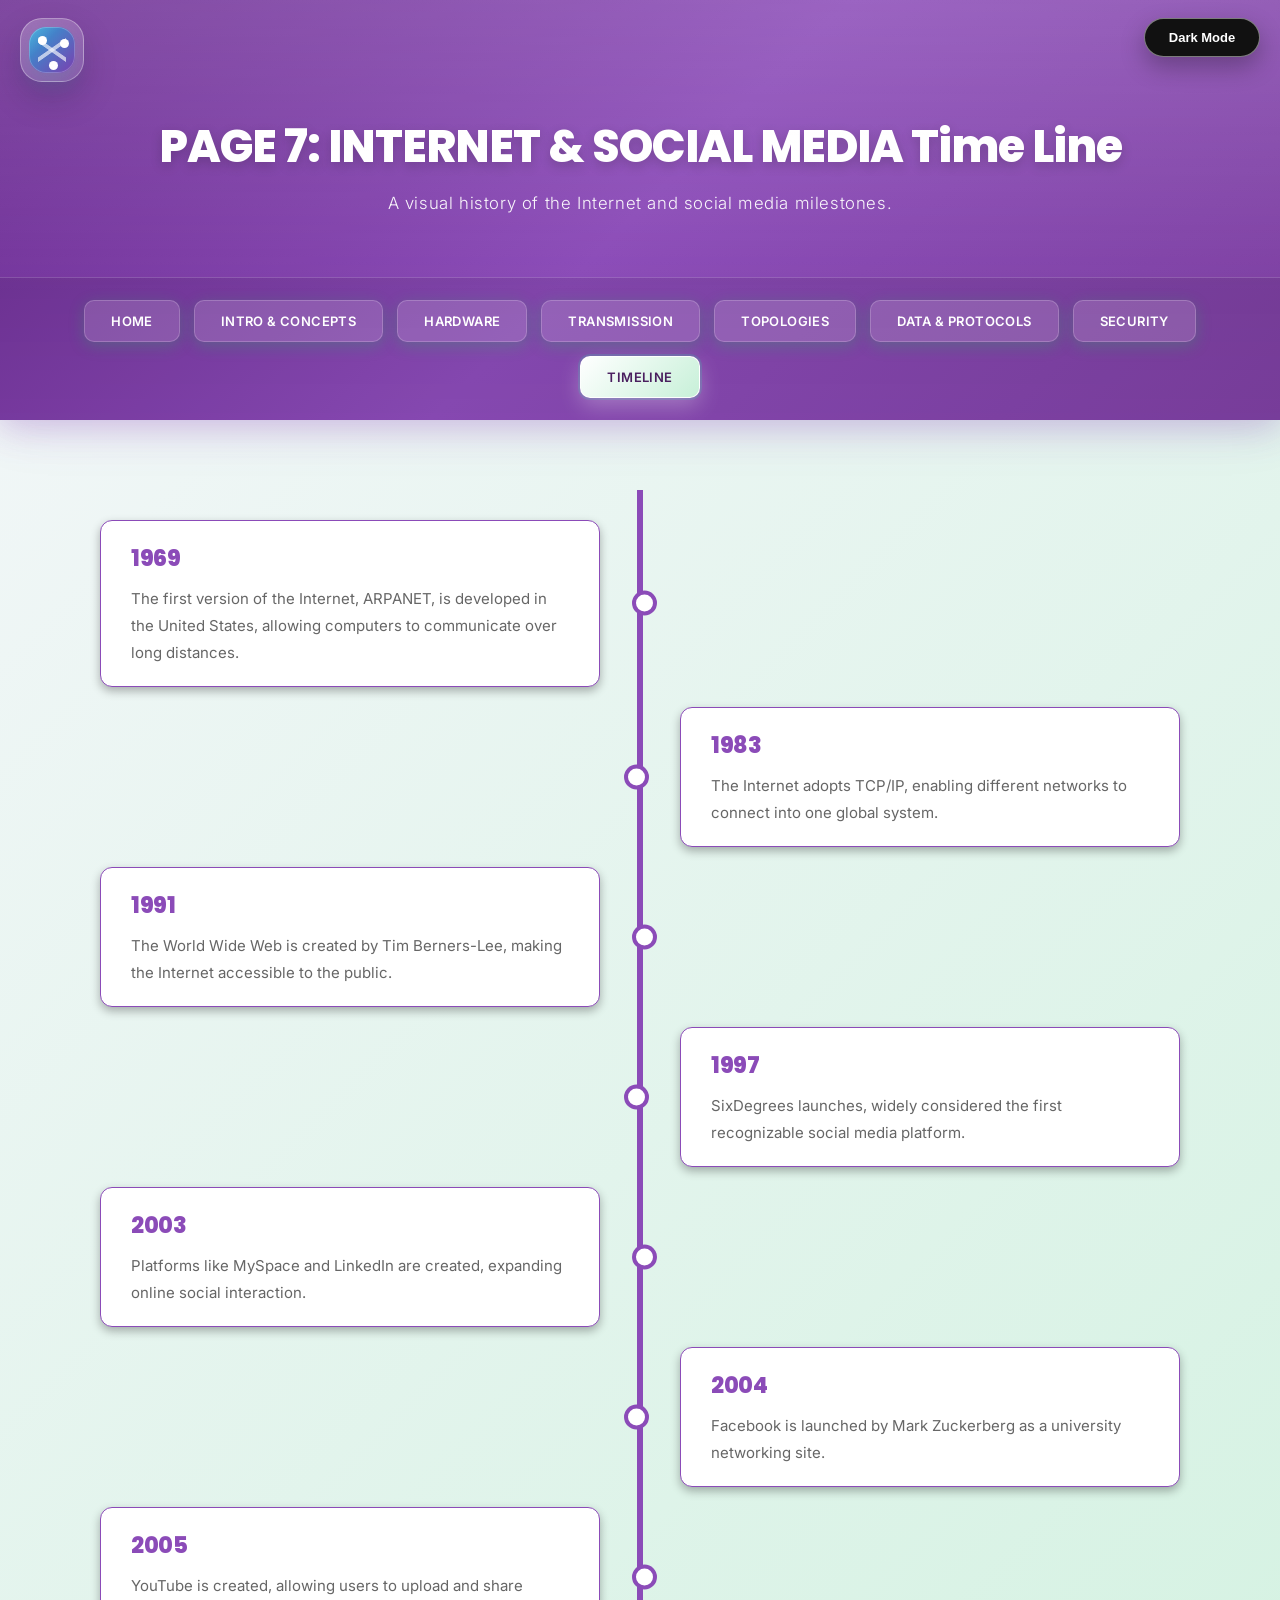
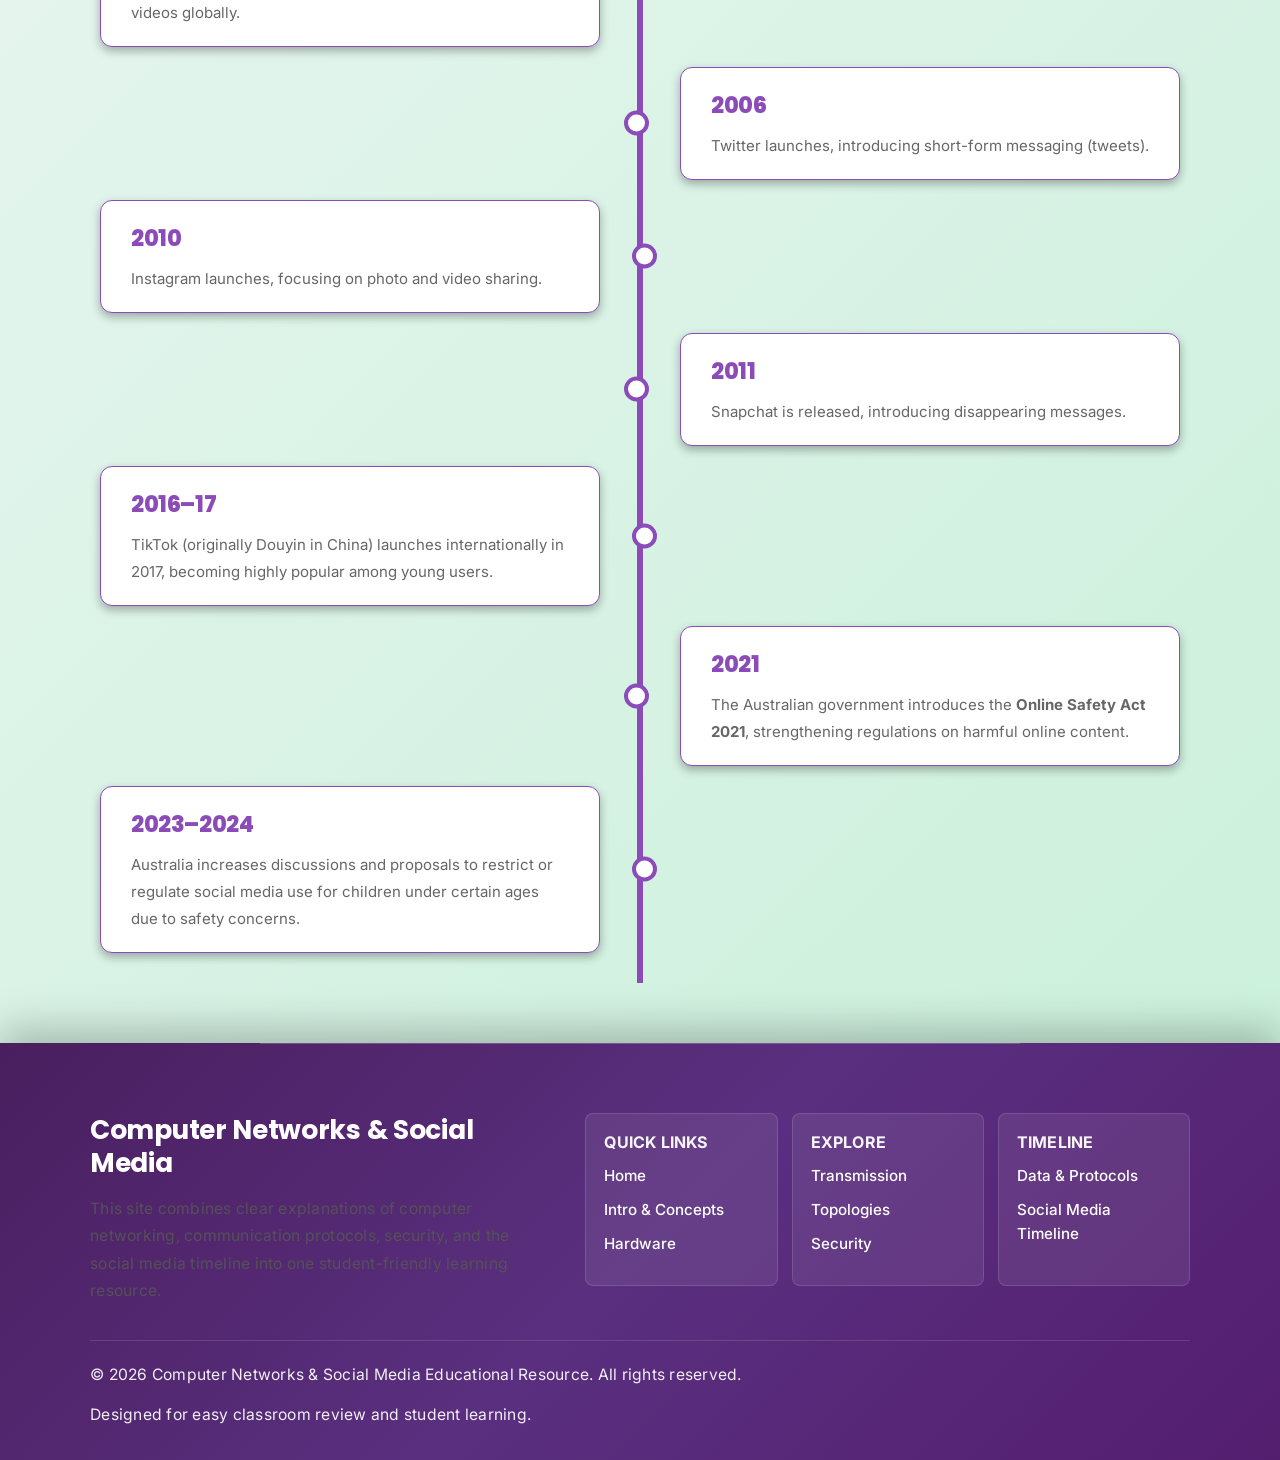
<file: page7.html>
<!DOCTYPE html>
<html lang="en">
<!-- FILE COMMENTS: page7.html - Timeline page showing major Internet and social media milestones in a vertical timeline layout. -->
<head>
    <!-- Page metadata and stylesheet link for page layout and theme -->
    <meta charset="UTF-8">
    <meta name="viewport" content="width=device-width, initial-scale=1.0">
    <title>PAGE 7: INTERNET &amp; SOCIAL MEDIA Time Line</title>
    <link rel="stylesheet" href="style.css">
</head>
<body>
    <!-- Site header includes branding, navigation, and a theme toggle button -->
    <header class="site-header">
        <a href="index.html" class="site-logo" aria-label="Go to home page">
            <div class="logo-mark"></div>
        </a>
        <div class="site-branding">
            <h1>PAGE 7: INTERNET &amp; SOCIAL MEDIA Time Line</h1>
            <p class="subtitle">A visual history of the Internet and social media milestones.</p>
        </div>
        <div class="page-image">
            
        </div>
                <!-- Navigation menu for moving across topic pages -->
        <nav>
            <a href="index.html">HOME</a>
            <a href="page1.html">INTRO & CONCEPTS</a>
            <a href="page2.html">HARDWARE</a>
            <a href="page3.html">TRANSMISSION</a>
            <a href="page4.html">TOPOLOGIES</a>
            <a href="page5.html">DATA & PROTOCOLS</a>
            <a href="page6.html">SECURITY</a>
            <a href="page7.html" class="active">TIMELINE</a>
        </nav>

                <!-- Button toggles dark mode and stores preference in localStorage -->
        <button id="dark-mode-toggle">Dark Mode</button>
    </header>

        <!-- JavaScript handles dark mode, sticky navigation, and page load behavior -->
    <script>
        window.addEventListener('scroll', function() {
            const nav = document.querySelector('nav');
            const header = document.querySelector('.site-header');
            const body = document.body;
            const headerHeight = header.offsetHeight;
            
            if (window.pageYOffset > headerHeight - 80) {
                nav.classList.add('sticky-nav');
                body.classList.add('nav-sticky');
            } else {
                nav.classList.remove('sticky-nav');
                body.classList.remove('nav-sticky');
            }
        });

        document.addEventListener('DOMContentLoaded', function() {
            const isDarkMode = localStorage.getItem('darkMode') === 'true';
            if (isDarkMode) {
                document.body.classList.add('dark-mode');
                document.getElementById('dark-mode-toggle').textContent = 'Light Mode';
            }
        });

        document.getElementById('dark-mode-toggle').addEventListener('click', function() {
            document.body.classList.toggle('dark-mode');
            const button = document.getElementById('dark-mode-toggle');
            const isDark = document.body.classList.contains('dark-mode');
            button.textContent = isDark ? 'Light Mode' : 'Dark Mode';
            localStorage.setItem('darkMode', isDark);
        });
    </script>
        <!-- Icon or illustration representing the current page theme -->
    <div class="page-icon">
    </div>
        <!-- Timeline layout for chronological events and milestones -->
    <div class="timeline">
        <div class="container left">
            <div class="content">
                <h2>1969</h2>
                <p>The first version of the Internet, ARPANET, is developed in the United States, allowing computers to communicate over long distances.</p>
            </div>
        </div>
        <div class="container right">
            <div class="content">
                <h2>1983</h2>
                <p>The Internet adopts TCP/IP, enabling different networks to connect into one global system.</p>
            </div>
        </div>
        <div class="container left">
            <div class="content">
                <h2>1991</h2>
                <p>The World Wide Web is created by Tim Berners-Lee, making the Internet accessible to the public.</p>
            </div>
        </div>
        <div class="container right">
            <div class="content">
                <h2>1997</h2>
                <p>SixDegrees launches, widely considered the first recognizable social media platform.</p>
            </div>
        </div>
        <div class="container left">
            <div class="content">
                <h2>2003</h2>
                <p>Platforms like MySpace and LinkedIn are created, expanding online social interaction.</p>
            </div>
        </div>
        <div class="container right">
            <div class="content">
                <h2>2004</h2>
                <p>Facebook is launched by Mark Zuckerberg as a university networking site.</p>
            </div>
        </div>
        <div class="container left">
            <div class="content">
                <h2>2005</h2>
                <p>YouTube is created, allowing users to upload and share videos globally.</p>
            </div>
        </div>
        <div class="container right">
            <div class="content">
                <h2>2006</h2>
                <p>Twitter launches, introducing short-form messaging (tweets).</p>
            </div>
        </div>
        <div class="container left">
            <div class="content">
                <h2>2010</h2>
                <p>Instagram launches, focusing on photo and video sharing.</p>
            </div>
        </div>
        <div class="container right">
            <div class="content">
                <h2>2011</h2>
                <p>Snapchat is released, introducing disappearing messages.</p>
            </div>
        </div>
        <div class="container left">
            <div class="content">
                <h2>2016–17</h2>
                <p>TikTok (originally Douyin in China) launches internationally in 2017, becoming highly popular among young users.</p>
            </div>
        </div>
        <div class="container right">
            <div class="content">
                <h2>2021</h2>
                <p>The Australian government introduces the <strong>Online Safety Act 2021</strong>, strengthening regulations on harmful online content.</p>
            </div>
        </div>
        <div class="container left">
            <div class="content">
                <h2>2023–2024</h2>
                <p>Australia increases discussions and proposals to restrict or regulate social media use for children under certain ages due to safety concerns.</p>
            </div>
        </div>
    </div>
      
            <!-- Footer section contains site credits, copyright, and additional links -->
        <footer class="site-footer">
        <div class="footer-content">
            <div class="footer-brand">
                <h3>Computer Networks & Social Media</h3>
                <p>This site combines clear explanations of computer networking, communication protocols, security, and the social media timeline into one student-friendly learning resource.</p>
            </div>
            <div class="footer-links">
                <div class="footer-column">
                    <h4>Quick Links</h4>
                    <a href="index.html">Home</a>
                    <a href="page1.html">Intro & Concepts</a>
                    <a href="page2.html">Hardware</a>
                </div>
                <div class="footer-column">
                    <h4>Explore</h4>
                    <a href="page3.html">Transmission</a>
                    <a href="page4.html">Topologies</a>
                    <a href="page6.html">Security</a>
                </div>
                <div class="footer-column">
                    <h4>Timeline</h4>
                    <a href="page5.html">Data & Protocols</a>
                    <a href="page7.html">Social Media Timeline</a>
                </div>
            </div>
        </div>
        <div class="footer-bottom">
            <p class="footer-note">&copy; 2026 Computer Networks & Social Media Educational Resource. All rights reserved.</p>
            <p class="footer-note">Designed for easy classroom review and student learning.</p>
        </div>
    </footer>
</body>
</html>
</file>
<file: style.css>
/* style.css - Global styling, theme variables, responsive layout, cards, footer, and timeline styles */
@import url('https://fonts.googleapis.com/css2?family=Poppins:wght@300;400;500;600;700;800&family=Inter:wght@300;400;500;600&display=swap');

/* Root CSS variables for the light theme, colors, and reusable design values */
:root {
  --bg-body: linear-gradient(135deg, #f5f7fa 0%, #c7f0d8 100%);
  --color-body: #2c3e50;
  --bg-header: linear-gradient(135deg, #6b2c91 0%, #8b4bb8 50%, #7c3fa0 100%);
  --bg-footer: linear-gradient(135deg, #4a1f5f 0%, #5a2f7f 50%, #541e6f 100%);
  --color-nav: white;
  --bg-nav-a: rgba(255, 255, 255, 0.15);
  --bg-a: linear-gradient(135deg, #3aafa9 0%, #2b7a 100%);
  --color-a: white;
  --color-h2: #6b2c91;
  --bg-glossary: linear-gradient(135deg, rgba(255, 255, 255, 0.99) 0%, rgba(248, 245, 252, 0.98) 100%);
  --bg-glossary-item: linear-gradient(135deg, #ffffff 0%, #faf8fc 100%);
  --color-dt: #6b2c91;
  --color-dd: #666;
  --bg-white: #ffffff;
  --color-purple: #6b2c91;
  --color-gray: #666;
  --color-p: #555;
  --border-color: rgba(139, 75, 184, 0.12);
  --shadow-color: rgba(0, 0, 0, 0.08);
  --footer-color: #ffffff;
  --footer-link-color: #ffffff;
  --gradient-purple: linear-gradient(90deg, #9c27b0, #6b2c91);
  --nav-before-bg: rgba(255, 255, 255, 0.1);
  --nav-hover-bg: rgba(255, 255, 255, 0.25);
  --nav-hover-border: rgba(255, 255, 255, 0.5);
  --timeline-line: #8b4bb8;
  --timeline-bg: white;
  --timeline-border: #8b4bb8;
  --timeline-shadow: rgba(0,0,0,0.3);
  --timeline-hover-shadow: rgba(58, 175, 169, 0.2);
  --page-card-bg: linear-gradient(135deg, #ffffff 0%, #f8f5fc 50%, #f3f0f8 100%);
  --page-card-border: rgba(139, 75, 184, 0.15);
  --page-card-shadow: rgba(0, 0, 0, 0.08);
  --page-card-icon-bg: linear-gradient(135deg, #6b2c91 0%, #8b4bb8 100%);
  --page-card-link-bg: linear-gradient(135deg, #6b2c91 0%, #8b4bb8 100%);
  --page-card-link-hover-bg: linear-gradient(135deg, #8b4bb8 0%, #6b2c91 100%);
  --intro-card-bg: linear-gradient(135deg, #ffffff 0%, #f8f5fc 50%, #f3f0f8 100%);
  --intro-card-border: #9c27b0;
  --intro-card-hover-border: #7b1fa2;
  --about-section-bg: linear-gradient(135deg, rgba(255, 255, 255, 0.95) 0%, rgba(248, 245, 252, 0.92) 100%);
  --about-section-border: rgba(139, 75, 184, 0.15);
}

/* Dark mode overrides set when the site is in dark theme mode */
.dark-mode {
  --bg-body: #000000;
  --color-body: #ffffff;
  --bg-header: #000000;
  --bg-footer: #000000;
  --color-nav: #ffffff;
  --bg-nav-a: rgba(255, 255, 255, 0.1);
  --bg-a: #000000;
  --color-a: #ffffff;
  --color-h2: #ffffff;
  --bg-glossary: #000000;
  --bg-glossary-item: #1a1a1a;
  --color-dt: #ffffff;
  --color-dd: #e0e0e0;
  --bg-white: #000000;
  --color-purple: #ffffff;
  --color-gray: #e0e0e0;
  --color-p: #e0e0e0;
  --border-color: rgba(255, 255, 255, 0.2);
  --shadow-color: rgba(255, 255, 255, 0.1);
  --footer-color: #ffffff;
  --footer-link-color: #e0e0e0;
  --gradient-purple: linear-gradient(90deg, #ffffff, #ffffff);
  --nav-before-bg: rgba(255, 255, 255, 0.15);
  --nav-hover-bg: rgba(255, 255, 255, 0.2);
  --nav-hover-border: rgba(255, 255, 255, 0.4);
  --timeline-line: #ffffff;
  --timeline-bg: #1a1a1a;
  --timeline-border: #ffffff;
  --timeline-shadow: rgba(255, 255, 255, 0.15);
  --timeline-hover-shadow: rgba(255, 255, 255, 0.25);
  --page-card-bg: #1a1a1a;
  --page-card-border: rgba(255, 255, 255, 0.2);
  --page-card-shadow: rgba(255, 255, 255, 0.1);
  --page-card-icon-bg: #ffffff;
  --page-card-link-bg: #ffffff;
  --page-card-link-hover-bg: #e0e0e0;
  --intro-card-bg: #1a1a1a;
  --intro-card-border: #ffffff;
  --intro-card-hover-border: #e0e0e0;
  --about-section-bg: #1a1a1a;
  --about-section-border: rgba(255, 255, 255, 0.2);
}

/* Styles for the dark mode toggle button */
#dark-mode-toggle {
    position: absolute;
    top: 18px;
    right: 20px;
    z-index: 1002;
    padding: 11px 18px;
    min-width: 116px;
    background: #111111;
    color: #ffffff;
    border: 1px solid rgba(255, 255, 255, 0.45);
    border-radius: 999px;
    cursor: pointer;
    font-size: 13px;
    font-weight: 700;
    transition: background 0.3s ease, color 0.3s ease, border-color 0.3s ease, box-shadow 0.3s ease, transform 0.25s ease;
    backdrop-filter: blur(10px);
    box-shadow: 0 10px 24px rgba(0, 0, 0, 0.28);
    white-space: nowrap;
    flex-shrink: 0;
}

body.nav-sticky #dark-mode-toggle {
    position: fixed;
    top: 14px;
    right: 20px;
}

#dark-mode-toggle:hover {
    background: #2b2b2b;
    box-shadow: 0 14px 30px rgba(0, 0, 0, 0.34);
    transform: translateY(-2px);
}

#dark-mode-toggle:active {
    transform: translateY(0) scale(0.97);
}

.dark-mode #dark-mode-toggle {
    background: #ffffff;
    color: #000000;
    border-color: rgba(255, 255, 255, 0.5);
    box-shadow: 0 10px 24px rgba(255, 255, 255, 0.18);
}

.dark-mode #dark-mode-toggle:hover {
    background: #e0e0e0;
    box-shadow: 0 14px 30px rgba(255, 255, 255, 0.24);
}

/* Dark Mode Hover Styles */
.dark-mode .glossary-item:hover dt {
    color: #e0e0e0;
}

.dark-mode .intro-card:hover h3 {
    color: #e0e0e0;
}

.dark-mode .intro-card h3 {
    color: #ffffff;
}

.dark-mode .intro-card p {
    color: #e0e0e0;
}

.dark-mode .intro-card .highlight {
    color: #ffffff;
}

.dark-mode .page-card h3 {
    color: #ffffff;
}

.dark-mode .page-card:hover h3 {
    color: #e0e0e0;
}

.dark-mode .page-card p {
    color: #e0e0e0;
}

.dark-mode .page-card .card-icon {
    background: #ffffff;
}

.dark-mode .page-card .card-icon img {
    filter: brightness(0) invert(0);
}

    /* CTA button styles inside page cards */
.dark-mode .card-link:hover {
    color: #000000;
}

.dark-mode .glossary-grid:hover {
    border-color: #ffffff;
}

.dark-mode .glossary-item:hover {
    border-color: #ffffff;
}

.dark-mode .glossary-item dd {
    color: #e0e0e0;
}

.dark-mode .about-section /* Heading level 2 styles for section headings */
h2 {
    color: #ffffff;
}

.dark-mode .about-section p {
    color: #e0e0e0;
}

.dark-mode .intro-section h2 {
    color: #ffffff;
}

.dark-mode .intro-section p {
    color: #e0e0e0;
}

.dark-mode body > h2 {
    color: #ffffff;
}

.dark-mode body > h2::before {
    background: linear-gradient(180deg, #ffffff, #ffffff);
}

.dark-mode body > h2::after {
    background: linear-gradient(90deg, #ffffff, #ffffff);
}

.dark-mode .content h2 {
    color: #ffffff;
}

.dark-mode .content p {
    color: #e0e0e0;
}

.dark-mode dt {
    color: #ffffff;
}

.dark-mode dd {
    color: #e0e0e0;
}

/* Global HTML element styles for smooth scrolling and overflow control */
html {
    overflow-x: hidden;
    scroll-behavior: smooth;
}

*,
*::before,
*::after {
    box-sizing: border-box;
}

/* Body styles define base typography, background, animation, and color transitions */
body {
    font-family: 'Inter', sans-serif;
    margin: 0;
    padding: 0;
    background: var(--bg-body);
    min-height: 100vh;
    width: 100%;
    box-sizing: border-box;
    overflow-x: hidden;
    color: var(--color-body);
    animation: fadeIn 0.4s ease-in;
    transition: background 0.5s ease, color 0.5s ease;
}

body > *:not(.site-header):not(.site-footer) {
    margin: 30px auto 0;
    max-width: 1200px;
    padding: 20px;
    box-sizing: border-box;
    transition: margin-top 0.3s ease;
}

body.nav-sticky > *:not(.site-header):not(.site-footer) {
    margin: 110px auto 0;
}

/* Header bar styles including background, shadows, and positioning */
.site-header {
    background: var(--bg-header);
    width: 100%;
    padding: 80px 0 0;
    margin: 0;
    box-shadow: 0 8px 32px rgba(139, 75, 184, 0.3), 0 0 60px rgba(139, 75, 184, 0.1);
    box-sizing: border-box;
    transition: all 0.3s ease;
    animation: slideDown 0.35s ease-out;
    position: relative;
}

.site-header::after {
    content: '';
    position: absolute;
    top: 0;
    left: 0;
    right: 0;
    bottom: 0;
    background: linear-gradient(180deg, rgba(255, 255, 255, 0.14) 0%, transparent 70%);
    pointer-events: none;
}

/* Footer container styling with background, padding, and text alignment */
.site-footer {
    position: relative;
    background: var(--bg-footer);
    width: 100%;
    padding: 70px 25px 32px;
    margin: 0;
    color: var(--footer-color);
    text-align: left;
    box-shadow: 0 -12px 40px rgba(0, 0, 0, 0.25);
    box-sizing: border-box;
    margin-top: 60px;
    animation: slideUp 0.35s ease-out 0.05s both;
    overflow: hidden;
    transition: background 0.5s ease, color 0.5s ease;
}

/* Decorative footer top line accent */
.site-footer::before {
    content: '';
    position: absolute;
    top: 0;
    left: 50%;
    transform: translateX(-50%);
    width: min(760px, calc(100% - 48px));
    height: 1px;
    background: rgba(255, 255, 255, 0.2);
    border-radius: 999px;
    transition: width 0.4s ease, background 0.4s ease;
}

.site-footer:hover::before {
    width: min(920px, calc(100% - 48px));
    background: rgba(255, 255, 255, 0.34);
}

.site-footer .footer-content {
    max-width: 1100px;
    margin: 0 auto;
    padding: 0;
    display: grid;
    grid-template-columns: minmax(260px, 1.15fr) minmax(320px, 1.5fr);
    align-items: start;
    gap: 32px;
}

.site-footer .footer-brand {
    display: grid;
    gap: 16px;
    text-align: left;
    max-width: 520px;
}

.site-footer h3 {
    margin: 0;
    font-size: 1.65rem;
    font-weight: 700;
    letter-spacing: -0.3px;
    line-height: 1.25;
}

.site-footer p {
    margin: 0;
    font-size: 0.98rem;
    line-height: 1.75;
    letter-spacing: 0.25px;
    font-weight: 400;
    opacity: 0.92;
}

.site-footer .footer-links {
    display: grid;
    grid-template-columns: repeat(3, minmax(0, 1fr));
    gap: 14px;
}

.site-footer .footer-column {
    min-height: 100%;
    padding: 18px;
    background: rgba(255, 255, 255, 0.08);
    border: 1px solid rgba(255, 255, 255, 0.13);
    border-radius: 8px;
    transition: transform 0.3s ease, background 0.3s ease, border-color 0.3s ease, box-shadow 0.3s ease;
}

.site-footer .footer-column:hover {
    transform: translateY(-4px);
    background: rgba(255, 255, 255, 0.12);
    border-color: rgba(255, 255, 255, 0.24);
    box-shadow: 0 14px 28px rgba(0, 0, 0, 0.18);
}

.site-footer .footer-column h4 {
    margin: 0 0 12px 0;
    font-size: 1rem;
    font-weight: 700;
    letter-spacing: 0.2px;
    text-transform: uppercase;
    color: rgba(255, 255, 255, 0.95);
}

.site-footer .footer-column a,
.site-footer .footer-column p {
    display: block;
    color: var(--footer-link-color);
    text-decoration: none;
    background: transparent;
    border: 0;
    border-radius: 0;
    box-shadow: none;
    padding: 0;
    margin: 0 0 10px;
    text-align: left;
    font-size: 0.95rem;
    font-weight: 500;
    line-height: 1.6;
    transition: color 0.3s ease, transform 0.3s ease;
}

.site-footer .footer-links .footer-column a:hover {
    background: transparent;
    box-shadow: none;
    color: #ffffff;
    transform: translateX(3px);
}

.site-footer .footer-bottom {
    margin: 36px auto 0;
    max-width: 1100px;
    padding: 20px 0 0;
    border-top: 1px solid rgba(255, 255, 255, 0.12);
    display: flex;
    flex-wrap: wrap;
    justify-content: space-between;
    gap: 12px;
    text-align: left;
}

.footer-note {
    color: #ffffff;
    font-size: 0.88rem;
    margin: 0;
    transition: color 0.3s ease;
}

.footer-note:hover {
    color: rgba(255, 255, 255, 0.95);
}

@media screen and (max-width: 860px) {
    .site-footer .footer-content {
        grid-template-columns: 1fr;
    }

    .site-footer .footer-links {
        grid-template-columns: repeat(2, minmax(0, 1fr));
    }
}

@media screen and (max-width: 640px) {
    .site-footer {
        padding: 50px 20px 30px;
    }

    .site-footer .footer-bottom {
        flex-direction: column;
        align-items: center;
        text-align: center;
    }

    .site-footer .footer-links {
        grid-template-columns: 1fr;
    }
}

/* Animation used for subtle entrance effects on navigation links */
@keyframes slideFadeIn {
  from {
    opacity: 0;
    transform: translateY(20px);
  }
  to {
    opacity: 1;
    transform: translateY(0);
  }
}

/* Navigation link styling for menu items */
nav a:not(.site-logo) {
    animation: slideFadeIn 0.8s ease-out forwards;
    text-decoration: none;
    padding: 12px 26px;
    border: none;
    border-radius: 10px;
    background: var(--bg-nav-a);
    color: var(--color-nav);
    text-align: center;
    font-size: 13px;
    font-weight: 600;
    margin: 0;
    display: inline-block;
    transition: all 0.4s cubic-bezier(0.34, 1.56, 0.64, 1);
    white-space: nowrap;
    letter-spacing: 0.4px;
    border: 1.5px solid rgba(255, 255, 255, 0.2);
    position: relative;
    overflow: hidden;
}


nav a::before {
    content: '';
    position: absolute;
    top: 0;
    left: -100%;
    width: 100%;
    height: 100%;
    background: var(--nav-before-bg);
    transition: left 0.4s ease;
    z-index: -1;
}

nav a:hover::before {
    left: 0;
}

nav a:hover {
    background: var(--nav-hover-bg);
    transform: translateY(-3px);
    box-shadow: 0 6px 16px rgba(0, 0, 0, 0.2), 0 0 20px rgba(255, 255, 255, 0.15);
    border-color: var(--nav-hover-border);
}

nav a:active {
    transform: translateY(-1px) scale(0.97);
}

a:focus-visible,
button:focus-visible {
    outline: 3px solid rgba(255, 255, 255, 0.75);
    outline-offset: 4px;
    transition: outline-offset 0.2s ease;
}

a {
    text-decoration: none;
    padding: 15px 25px;
    border: none;
    border-radius: 25px;
    background: var(--bg-a);
    color: var(--color-a);
    text-align: center;
    font-size: 18px;
    font-weight: 500;
    margin: 10px;
    display: inline-block;
    transition: all 0.3s ease;
    box-shadow: 0 4px 15px rgba(39, 174, 96, 0.3);
}

/* Navigation bar container styling and layout */
nav {
    background: linear-gradient(180deg, rgba(0, 0, 0, 0.08) 0%, rgba(0, 0, 0, 0.04) 100%);
    padding: 22px 25px;
    display: flex;
    justify-content: center;
    align-items: center;
    flex-wrap: wrap;
    gap: 14px;
    max-width: 100%;
    margin: 0;
    box-sizing: border-box;
    border-top: 1px solid rgba(255, 255, 255, 0.15);
    transition: all 0.3s ease;
}

nav a.active {
    background: linear-gradient(135deg, #ffffff 0%, #c7f0d8 100%);
    color: #4a1f5f;
    border-color: rgba(255, 255, 255, 0.95);
    box-shadow: 0 8px 22px rgba(255, 255, 255, 0.28), 0 0 0 2px rgba(58, 175, 169, 0.25);
    transform: translateY(-2px);
}

.dark-mode nav a.active {
    background: #ffffff;
    color: #000000;
    border-color: #ffffff;
    box-shadow: 0 8px 22px rgba(255, 255, 255, 0.24), 0 0 0 2px rgba(255, 255, 255, 0.2);
}

nav.sticky-nav {
    position: fixed;
    top: 0;
    left: 0;
    right: 0;
    background: var(--bg-header) !important;
    box-shadow: 0 4px 20px rgba(0, 0, 0, 0.25);
    z-index: 1000;
    border-top: none;
    min-height: 70px;
    padding: 14px 150px 14px 96px;
    align-items: center;
    gap: 10px;
}

nav.sticky-nav a {
    padding: 10px 16px;
    font-size: 12px;
}

.dark-mode nav.sticky-nav {
    background: var(--bg-header) !important;
    box-shadow: 0 4px 20px rgba(255, 255, 255, 0.15);
}



a:not(nav a):not(.site-logo):hover {
    transform: translateY(-4px);
    box-shadow: 0 12px 28px rgba(39, 174, 96, 0.6);
}

/* Heading level 1 styles for main page titles */
h1 {
    font-family: 'Poppins', sans-serif;
    font-weight: 800;
    text-shadow: 2px 2px 8px rgba(0, 0, 0, 0.1);
}

h2 {
    font-family: 'Poppins', sans-serif;
    font-weight: 800;
    color: var(--color-h2);
    letter-spacing: -0.4px;
    transition: color 0.5s ease;
}

h3 {
    font-family: 'Poppins', sans-serif;
    font-weight: 700;
}

/* Layout for glossary item grid sections */
.glossary-grid {
    display: grid;
    grid-template-columns: repeat(auto-fit, minmax(340px, 1fr));
    gap: 28px;
    padding: 50px 30px;
    justify-items: start;
    background: var(--bg-glossary);
    border: 1px solid var(--border-color);
    border-radius: 20px;
    margin: 0 auto 50px;
    box-shadow: inset 0 1px 3px rgba(255, 255, 255, 0.5), 0 8px 32px var(--shadow-color);
    animation: slideUp 0.5s ease-out 0.15s both;
    transition: background 0.5s ease, border-color 0.5s ease, box-shadow 0.5s ease;
}
.glossary-grid:hover {
    transform: translateY(-8px);
    box-shadow: 0 16px 40px rgba(139, 75, 184, 0.22);
    border-color: var(--color-purple);
    background: var(--bg-glossary);
}

.dark-mode .glossary-grid:hover {
    box-shadow: 0 16px 40px rgba(255, 255, 255, 0.2);
}

/* Individual glossary card styling and hover effects */
.glossary-item {
    width: 100%;
    border: 1px solid rgba(139, 75, 184, 0.15);
    border-radius: 14px;
    background: var(--bg-glossary-item);
    box-shadow: 0 2px 16px rgba(0, 0, 0, 0.06);
    transition: all 0.5s cubic-bezier(0.34, 1.56, 0.64, 1);
    cursor: pointer;
    margin: 0;
    overflow: hidden;
    position: relative;
    animation: scaleIn 0.35s ease-out;
}

.dark-mode .glossary-item {
    border: 1px solid rgba(255, 255, 255, 0.2);
}

.glossary-item::before {
    content: '';
    position: absolute;
    top: 0;
    left: 0;
    right: 0;
    height: 3px;
    background: var(--gradient-purple);
    transform: scaleX(0);
    transform-origin: left;
    transition: transform 0.5s cubic-bezier(0.34, 1.56, 0.64, 1);
    z-index: 1;
}

.glossary-item:hover::before {
    transform: scaleX(1);
}

.glossary-item:hover {
    transform: translateY(-8px);
    box-shadow: 0 16px 40px rgba(139, 75, 184, 0.22);
    border-color: var(--color-purple);
    background: var(--bg-glossary-item);
}

.dark-mode .glossary-item:hover {
    box-shadow: 0 16px 40px rgba(255, 255, 255, 0.2);
    border-color: rgba(255, 255, 255, 0.5);
}

.glossary-item dt {
    color: var(--color-dt);
    font-weight: 800;
    padding: 20px 24px 10px 24px;
    margin: 0;
    display: block;
    font-family: 'Poppins', sans-serif;
    font-size: 1.1em;
    letter-spacing: -0.2px;
    border-bottom: 2px solid rgba(139, 75, 184, 0.08);
    transition: all 0.3s ease;
}

.dark-mode .glossary-item dt {
    color: #ffffff !important;
    border-bottom: 2px solid rgba(255, 255, 255, 0.1) !important;
}

.glossary-item:hover dt {
    color: #7b1fa2;
}

.dark-mode .glossary-item:hover dt {
    color: #e0e0e0;
}

.glossary-item dd {
    padding: 16px 24px 20px 24px;
    margin: 0;
    color: var(--color-dd);
    display: block;
    line-height: 1.8;
    font-size: 0.96em;
    font-weight: 400;
    letter-spacing: 0.2px;
    transition: transform 0.3s ease, color 0.3s ease;
}

.glossary-item:hover dd {
    transform: translateX(3px);
}

.dark-mode .glossary-item dd {
    color: #ffffff;
}

dt {
    color: var(--color-dt);
    font-weight: 800;
    padding: 15px 20px 5px 20px;
    font-family: 'Poppins', sans-serif;
    margin: 0;
    display: block;
    font-size: 1.08em;
    letter-spacing: -0.2px;
}

.dark-mode dt {
    color: #ffffff;
}

dd {
    padding: 8px 20px 15px 20px;
    margin: 0;
    color: #666;
    display: block;
    line-height: 1.8;
    font-weight: 400;
    letter-spacing: 0.2px;
}

.dark-mode dd {
    color: #ffffff;
}

/* Grid layout for introductory concept cards */
.intro-cards {
    display: grid;
    grid-template-columns: repeat(auto-fit, minmax(320px, 1fr));
    gap: 28px;
    padding: 50px 0;
    margin-bottom: 40px;
    animation: slideUp 0.5s ease-out 0.1s both;
}

/* Styling for each intro card with hover effects and gradient accents */
.intro-card {
    background: var(--intro-card-bg);
    border-left: 6px solid var(--intro-card-border);
    border-radius: 16px;
    padding: 35px;
    box-shadow: 0 8px 24px rgba(0, 0, 0, 0.08), 0 0 1px rgba(0, 0, 0, 0.05);
    transition: all 0.5s cubic-bezier(0.34, 1.56, 0.64, 1);
    position: relative;
    overflow: hidden;
    animation: scaleIn 0.35s ease-out;
}

.intro-card::before {
    content: '';
    position: absolute;
    top: 0;
    left: 0;
    right: 0;
    bottom: 0;
    background: linear-gradient(135deg, rgba(156, 39, 176, 0.15) 0%, transparent 100%);
    opacity: 0;
    transition: opacity 0.4s ease;
    z-index: 0;
}

.dark-mode .intro-card::before {
    background: linear-gradient(135deg, rgba(255, 255, 255, 0.1) 0%, transparent 100%);
}

.intro-card::after {
    content: '';
    position: absolute;
    top: -50%;
    right: -50%;
    width: 300px;
    height: 300px;
    background: radial-gradient(circle, rgba(156, 39, 176, 0.1) 0%, transparent 70%);
    opacity: 0;
    transition: all 0.6s ease;
    z-index: 0;
}

.dark-mode .intro-card::after {
    background: radial-gradient(circle, rgba(255, 255, 255, 0.08) 0%, transparent 70%);
}

.intro-card:hover {
    transform: translateY(-12px);
    box-shadow: 0 20px 40px rgba(156, 39, 176, 0.2), 0 0 40px rgba(156, 39, 176, 0.1);
    border-left-color: #7b1fa2;
}

.dark-mode .intro-card:hover {
    box-shadow: 0 20px 40px rgba(255, 255, 255, 0.2), 0 0 40px rgba(255, 255, 255, 0.1);
    border-left-color: #e0e0e0;
}

.intro-card:hover::before {
    opacity: 1;
}

.intro-card:hover::after {
    opacity: 1;
    transform: translate(-50%, -50%);
}

.intro-card h3 {
    color: #9c27b0;
    font-size: 1.5em;
    font-weight: 700;
    margin: 0 0 16px 0;
    font-family: 'Poppins', sans-serif;
    letter-spacing: -0.3px;
    position: relative;
    z-index: 1;
    transition: color 0.3s ease, transform 0.3s ease;
}

.intro-card:hover h3 {
    color: #7b1fa2;
    transform: translateX(4px);
}

.dark-mode .intro-card h3 {
    color: #ffffff;
}

.dark-mode .intro-card:hover h3 {
    color: #e0e0e0;
}

.intro-card p {
    color: #555;
    line-height: 1.85;
    margin: 0;
    font-size: 0.98em;
    font-weight: 400;
    position: relative;
    z-index: 1;
    letter-spacing: 0.2px;
    transition: transform 0.3s ease, color 0.3s ease;
}

.intro-card:hover p {
    transform: translateX(4px);
}

.intro-card .highlight {
    color: #9c27b0;
    font-weight: 600;
}


/* Logo brand styling for the website identity and header icon */
.site-logo {
    position: absolute;
    top: 18px;
    left: 20px;
    display: inline-flex;
    align-items: center;
    justify-content: center;
    width: 64px;
    height: 64px;
    padding: 0;
    background: linear-gradient(145deg, rgba(255, 255, 255, 0.24), rgba(255, 255, 255, 0.1));
    border: 1px solid rgba(255, 255, 255, 0.34);
    border-radius: 22px;
    z-index: 1002;
    backdrop-filter: blur(10px);
    text-decoration: none;
    box-shadow: 0 16px 34px rgba(15, 23, 42, 0.18);
    transition: transform 0.2s ease, background 0.2s ease, top 0.3s ease, box-shadow 0.2s ease;
    cursor: pointer;
    margin: 0;
    box-sizing: border-box;
}
body.nav-sticky .site-logo {
    position: fixed;
    top: 9px;
    left: 20px;
    width: 52px;
    height: 52px;
    border-radius: 16px;
}
body.nav-sticky .site-logo .logo-mark {
    width: 38px;
    height: 38px;
    border-radius: 14px;
}
body.nav-sticky .site-logo .logo-mark::before {
    inset: 8px 7px;
}
body.nav-sticky .site-logo .logo-mark::after {
    top: 7px;
    left: 7px;
    width: 7px;
    height: 7px;
    box-shadow: 18px 2px 0 #ffffff, 9px 21px 0 #ffffff;
}
.site-logo:hover {
    transform: translateY(-2px);
    background: linear-gradient(145deg, rgba(255, 255, 255, 0.34), rgba(255, 255, 255, 0.14));
    box-shadow: 0 20px 40px rgba(20, 184, 166, 0.22);
}

.site-logo:hover .logo-mark {
    transform: rotate(-4deg) scale(1.04);
}
.logo-mark {
    width: 46px;
    height: 46px;
    display: inline-flex;
    align-items: center;
    justify-content: center;
    border-radius: 17px;
    background: linear-gradient(135deg, rgba(255, 255, 255, 0.18) 0%, transparent 35%), linear-gradient(135deg, #27a5d6 0%, #7b3eb0 100%);
    color: #ffffff;
    position: relative;
    overflow: hidden;
    box-shadow: inset 0 0 0 1px rgba(255, 255, 255, 0.22), 0 10px 20px rgba(58, 175, 169, 0.22);
    transition: transform 0.35s ease, box-shadow 0.35s ease;
}
.logo-mark::before {
    content: '';
    position: absolute;
    inset: 10px 9px;
    background: linear-gradient(35deg, transparent 44%, rgba(255, 255, 255, 0.7) 46%, rgba(255, 255, 255, 0.7) 54%, transparent 56%), linear-gradient(145deg, transparent 44%, rgba(255, 255, 255, 0.7) 46%, rgba(255, 255, 255, 0.7) 54%, transparent 56%);
    opacity: 0.9;
}
.logo-mark::after {
    content: '';
    position: absolute;
    top: 9px;
    left: 9px;
    width: 9px;
    height: 9px;
    background: #ffffff;
    border-radius: 50%;
    box-shadow: 22px 3px 0 #ffffff, 11px 25px 0 #ffffff;
}
.dark-mode .logo-mark {
    background: linear-gradient(135deg, rgba(255, 255, 255, 0.12) 0%, transparent 35%), linear-gradient(135deg, #8f8f8f 0%, #333333 100%);
}

@media screen and (min-width: 641px) and (max-width: 1100px) {
    body.nav-sticky > *:not(.site-header):not(.site-footer) {
        margin: 150px auto 0;
    }

    nav.sticky-nav {
        padding: 12px 148px 12px 92px;
    }

    nav.sticky-nav a {
        padding: 9px 13px;
        font-size: 11px;
    }
}

@media screen and (max-width: 640px) {
    body.nav-sticky > *:not(.site-header):not(.site-footer) {
        margin: 320px auto 0;
    }

    nav.sticky-nav {
        padding: 12px 112px 12px 72px;
        gap: 8px;
    }

    nav.sticky-nav a {
        padding: 9px 12px;
        font-size: 11px;
    }

    body.nav-sticky #dark-mode-toggle {
        top: 15px;
        right: 14px;
        min-width: 96px;
        font-size: 12px;
    }

    .site-logo {
        width: 50px;
        height: 50px;
        border-radius: 16px;
    }

    body.nav-sticky .site-logo {
        top: 10px;
        left: 14px;
    }

    .logo-mark {
        width: 36px;
        height: 36px;
        border-radius: 14px;
    }

    .logo-mark::before {
        inset: 8px 7px;
    }

    .logo-mark::after {
        top: 7px;
        left: 7px;
        width: 7px;
        height: 7px;
        box-shadow: 17px 2px 0 #ffffff, 9px 20px 0 #ffffff;
    }
}

.site-branding {
    text-align: center;
    padding: 40px 25px;
    max-width: 1200px;
    margin: 0 auto;
    animation: slideDown 0.4s ease-out;
}

.page-image {
    max-width: 900px;
    margin: 0 auto 20px;
    padding: 0 20px;
}

.page-image img {
    width: 100%;
    display: block;
    border-radius: 26px;
    box-shadow: 0 18px 40px rgba(107, 44, 145, 0.12);
    border: 1px solid rgba(139, 75, 184, 0.14);
    transition: transform 0.35s ease, box-shadow 0.35s ease, filter 0.35s ease;
}

.page-image img:hover {
    transform: scale(1.025);
    filter: saturate(1.12) brightness(1.04);
    box-shadow: 0 24px 52px rgba(107, 44, 145, 0.22);
}

.dark-mode .page-image img {
    box-shadow: 0 18px 40px rgba(255, 255, 255, 0.1);
    border: 1px solid rgba(255, 255, 255, 0.15);
}

.dark-mode .page-image img:hover {
    box-shadow: 0 24px 52px rgba(255, 255, 255, 0.18);
}

/* Styles for page icon image containers */
.page-icon {
    max-width: 260px;
    margin: 18px auto 32px;
    padding: 0 20px;
}

.page-icon img {
    width: 100%;
    display: block;
    border-radius: 22px;
    box-shadow: 0 14px 30px rgba(107, 44, 145, 0.1);
    border: 1px solid rgba(139, 75, 184, 0.12);
    background: white;
    transition: transform 0.35s ease, box-shadow 0.35s ease, filter 0.35s ease;
}

.page-icon img:hover {
    transform: translateY(-6px) scale(1.04);
    filter: saturate(1.1) brightness(1.04);
    box-shadow: 0 20px 40px rgba(107, 44, 145, 0.2);
}

.dark-mode .page-icon img {
    box-shadow: 0 14px 30px rgba(255, 255, 255, 0.1);
    border: 1px solid rgba(255, 255, 255, 0.15);
    background: #1a1a1a;
}

.dark-mode .page-icon img:hover {
    box-shadow: 0 20px 40px rgba(255, 255, 255, 0.18);
}

.site-branding h1 {
    color: white;
    font-size: 2.8em;
    margin: 0;
    padding: 0;
    font-family: 'Poppins', sans-serif;
    font-weight: 800;
    letter-spacing: -1px;
    text-shadow: 0 4px 12px rgba(0, 0, 0, 0.2);
    line-height: 1.2;
    transition: transform 0.35s ease, text-shadow 0.35s ease;
}

.site-branding p {
    margin: 16px auto 0;
    color: rgba(255, 255, 255, 0.95);
    font-size: 1.05rem;
    max-width: 800px;
    font-weight: 300;
    letter-spacing: 0.6px;
    line-height: 1.6;
    transition: transform 0.35s ease, color 0.35s ease;
}

.site-header:hover .site-branding h1 {
    transform: translateY(-2px);
    text-shadow: 0 8px 18px rgba(0, 0, 0, 0.24);
}

.site-header:hover .site-branding p {
    transform: translateY(-1px);
}

body > h2,
body > .glossary-grid,
body > .intro-cards,
body > p:first-of-type,
body > /* Timeline container styles for the history page */
.timeline {
    margin: 0 auto !important;
    max-width: 1200px;
    box-sizing: border-box;
}

body > h2 {
    text-align: center;
    font-size: 2.4rem;
    padding: 60px 25px 35px;
    color: #6b2c91;
    font-weight: 800;
    margin-top: 70px !important;
    letter-spacing: -0.6px;
    animation: slideUp 0.4s ease-out 0.05s both;
    position: relative;
}

.dark-mode body > h2 {
    color: #ffffff;
}

body > h2::before {
    content: '';
    display: inline-block;
    width: 6px;
    height: 30px;
    background: linear-gradient(180deg, #6b2c91, #8b4bb8);
    border-radius: 3px;
    margin-right: 15px;
    vertical-align: middle;
}

body > h2::after {
    content: '';
    display: block;
    width: 60px;
    height: 4px;
    background: linear-gradient(90deg, #6b2c91, #8b4bb8);
    border-radius: 2px;
    margin: 16px auto 0;
}

body > .glossary-grid {
    margin-bottom: 40px !important;
}   

p {
    max-width: 800px;
    margin: 0 auto 30px;
    line-height: 1.8;
    font-size: 15px;
    color: var(--color-p);
    transition: color 0.5s ease;
}


.intro-section {
    max-width: 900px;
    margin: 60px auto 50px;
    padding: 0 25px;
    text-align: center;
    animation: slideUp 0.5s ease-out 0.1s both;
}

.intro-section h2 {
    font-size: 2.2rem;
    margin-bottom: 20px;
    color: #6b2c91;
    transition: color 0.5s ease;
}

.dark-mode .intro-section h2 {
    color: #ffffff;
}

.intro-section p {
    font-size: 1.05rem;
    line-height: 1.85;
    color: var(--color-p);
    margin-bottom: 18px;
    max-width: 100%;
    transition: color 0.5s ease;
}

.pages-grid {
    display: grid;
    grid-template-columns: repeat(auto-fit, minmax(300px, 1fr));
    gap: 32px;
    padding: 80px 25px 60px;
    max-width: 1200px;
    margin: 0 auto;
    animation: slideUp 0.5s ease-out 0.2s both;
}

.pages-grid h2 {
    grid-column: 1 / -1;
    text-align: center;
    font-size: 2.2rem;
    margin: 0 0 30px 0;
    color: #6b2c91;
}

.dark-mode .pages-grid h2 {
    color: #ffffff;
}

/* Card styles for module links on the home page */
.page-card {
    background: var(--page-card-bg);
    border: 1px solid var(--page-card-border);
    border-radius: 20px;
    padding: 40px 30px;
    box-shadow: 0 8px 24px var(--page-card-shadow), 0 0 1px rgba(0, 0, 0, 0.05);
    transition: all 0.5s cubic-bezier(0.34, 1.56, 0.64, 1);
    position: relative;
    overflow: hidden;
    display: flex;
    flex-direction: column;
    animation: scaleIn 0.35s ease-out;
}

.page-card::before {
    content: '';
    position: absolute;
    top: 0;
    left: 0;
    right: 0;
    bottom: 0;
    background: linear-gradient(135deg, rgba(156, 39, 176, 0.1) 0%, transparent 100%);
    opacity: 0;
    transition: opacity 0.4s ease;
    z-index: 0;
}

.page-card::after {
    content: '';
    position: absolute;
    top: 0;
    bottom: 0;
    left: -75%;
    width: 45%;
    background: linear-gradient(90deg, transparent, rgba(255, 255, 255, 0.22), transparent);
    transform: skewX(-18deg);
    transition: left 0.55s ease;
    z-index: 0;
}

.dark-mode .page-card::before {
    background: linear-gradient(135deg, rgba(255, 255, 255, 0.08) 0%, transparent 100%);
}

.page-card:hover {
    transform: translateY(-14px);
    box-shadow: 0 24px 48px rgba(156, 39, 176, 0.22);
    border-color: #8b4bb8;
}

.dark-mode .page-card:hover {
    box-shadow: 0 24px 48px rgba(255, 255, 255, 0.22);
    border-color: rgba(255, 255, 255, 0.5);
}

.page-card:hover::before {
    opacity: 1;
}

.page-card:hover::after {
    left: 120%;
}

.card-icon {
    width: 100px;
    height: 100px;
    margin: 0 auto 24px;
    background: var(--page-card-icon-bg);
    border-radius: 18px;
    display: flex;
    align-items: center;
    justify-content: center;
    box-shadow: 0 8px 20px rgba(107, 44, 145, 0.2);
    transition: all 0.4s ease;
    position: relative;
    z-index: 1;
    overflow: hidden;
}

.dark-mode .card-icon {
    box-shadow: 0 8px 20px rgba(255, 255, 255, 0.15);
}

.page-card:hover .card-icon {
    transform: scale(1.1) rotate(5deg);
    box-shadow: 0 12px 32px rgba(107, 44, 145, 0.35);
}

.dark-mode .page-card:hover .card-icon {
    box-shadow: 0 12px 32px rgba(255, 255, 255, 0.25);
}

.card-icon img {
    width: 70%;
    height: 70%;
    object-fit: contain;
    filter: brightness(0) invert(1);
    transition: transform 0.35s ease, filter 0.35s ease;
}

.page-card:hover .card-icon img {
    transform: scale(1.12);
    filter: brightness(0) invert(1) drop-shadow(0 4px 8px rgba(0, 0, 0, 0.18));
}

.dark-mode .page-card:hover .card-icon img {
    transform: scale(1.12);
    filter: brightness(0) invert(0) drop-shadow(0 4px 8px rgba(255, 255, 255, 0.22));
}

@media (prefers-reduced-motion: reduce) {
    .page-image img,
    .page-icon img,
    .card-icon img,
    .site-logo,
    .logo-mark,
    .site-branding h1,
    .site-branding p,
    .intro-card,
    .intro-card h3,
    .intro-card p,
    .glossary-item,
    .glossary-item dd,
    .page-card,
    .page-card::after,
    .page-card h3,
    .page-card p,
    .card-link,
    .about-section,
    .site-footer .footer-column,
    #dark-mode-toggle {
        transition: none;
    }

    .page-image img:hover,
    .page-icon img:hover,
    .page-card:hover .card-icon img,
    .dark-mode .page-card:hover .card-icon img,
    .site-logo:hover,
    .site-logo:hover .logo-mark,
    .site-header:hover .site-branding h1,
    .site-header:hover .site-branding p,
    .intro-card:hover,
    .intro-card:hover h3,
    .intro-card:hover p,
    .glossary-item:hover,
    .glossary-item:hover dd,
    .page-card:hover,
    .page-card:hover h3,
    .page-card:hover p,
    .card-link:hover,
    .about-section:hover,
    .site-footer .footer-column:hover,
    #dark-mode-toggle:hover {
        transform: none;
    }

    .page-card:hover::after {
        left: -75%;
    }
}

.page-card h3 {
    color: #6b2c91;
    font-size: 1.6em;
    font-weight: 700;
    margin: 0 0 16px 0;
    font-family: 'Poppins', sans-serif;
    letter-spacing: -0.3px;
    position: relative;
    z-index: 1;
    transition: color 0.3s ease, transform 0.3s ease;
}

.page-card:hover h3 {
    color: #8b4bb8;
    transform: translateY(-2px);
}

.dark-mode .page-card h3 {
    color: #ffffff;
}

.dark-mode .page-card:hover h3 {
    color: #e0e0e0;
}

.page-card p {
    color: #666;
    line-height: 1.8;
    margin: 0 0 24px 0;
    font-size: 0.98em;
    font-weight: 400;
    position: relative;
    z-index: 1;
    letter-spacing: 0.2px;
    flex-grow: 1;
    max-width: 100%;
    transition: transform 0.3s ease, color 0.3s ease;
}

.page-card:hover p {
    transform: translateY(-2px);
}

.card-link {
    background: var(--page-card-link-bg);
    color: white;
    text-decoration: none;
    padding: 12px 24px;
    border-radius: 10px;
    font-weight: 600;
    font-size: 0.95rem;
    text-align: center;
    transition: all 0.3s cubic-bezier(0.34, 1.56, 0.64, 1);
    border: none;
    box-shadow: 0 6px 16px rgba(107, 44, 145, 0.25);
    position: relative;
    z-index: 1;
    display: inline-block;
    width: 100%;
    box-sizing: border-box;
}

.dark-mode .card-link {
    box-shadow: 0 6px 16px rgba(255, 255, 255, 0.15);
}

.card-link:hover {
    background: var(--page-card-link-hover-bg);
    transform: translateY(-3px);
    box-shadow: 0 12px 28px rgba(107, 44, 145, 0.4);
}

.card-link:active {
    transform: translateY(-1px) scale(0.98);
}

.dark-mode .card-link:hover {
    box-shadow: 0 12px 28px rgba(255, 255, 255, 0.25);
}

/* About section styling box with background and border */
.about-section {
    max-width: 900px;
    margin: 80px auto 60px;
    padding: 60px 25px;
    background: var(--about-section-bg);
    border: 1px solid var(--about-section-border);
    border-radius: 24px;
    box-shadow: 0 12px 32px rgba(0, 0, 0, 0.08);
    animation: slideUp 0.5s ease-out 0.3s both;
    text-align: center;
    transition: background 0.5s ease, border-color 0.5s ease, transform 0.35s ease, box-shadow 0.35s ease;
}

.about-section:hover {
    transform: translateY(-6px);
    box-shadow: 0 18px 42px rgba(107, 44, 145, 0.14);
}

.dark-mode .about-section:hover {
    box-shadow: 0 18px 42px rgba(255, 255, 255, 0.12);
}

.about-section h2 {
    font-size: 2rem;
    margin-bottom: 20px;
    color: #6b2c91;
    transition: color 0.5s ease;
}

.dark-mode .about-section h2 {
    color: #ffffff;
}

.about-section p {
    font-size: 1.02rem;
    line-height: 1.9;
    color: #666;
    margin-bottom: 20px;
    max-width: 100%;
    transition: color 0.5s ease;
}

/* Timeline Styles */
.timeline {
    position: relative;
    max-width: 1000px;
    margin: 0 auto;
    padding: 20px;
}

.timeline::after {
    content: '';
    position: absolute;
    width: 6px;
    background-color: var(--timeline-line);
    top: 0;
    bottom: 0;
    left: 50%;
    margin-left: -3px;
}

.container {
    padding: 10px 40px;
    position: relative;
    background-color: inherit;
    width: 50%;
}

.container::after {
    content: '';
    position: absolute;
    width: 25px;
    height: 25px;
    right: -17px;
    background-color: var(--timeline-bg);
    border: 4px solid var(--timeline-line);
    top: 50%;
    transform: translateY(-50%);
    border-radius: 50%;
    z-index: 1;
    transition: background-color 0.3s ease;
}

.left {
    left: 0;
}

.right {
    left: 50%;
}

.right::after {
    left: -16px;
}

.content {
    padding: 20px 30px;
    background-color: var(--timeline-bg);
    position: relative;
    border-radius: 12px;
    box-shadow: 0 4px 10px var(--timeline-shadow);
    transition: all 0.3s ease-in-out;
    border: 1px solid var(--timeline-border);
}

.content:hover {
    transform: translateY(-5px);
    box-shadow: 0 12px 24px var(--timeline-hover-shadow);
    border-color: var(--timeline-line);
}

.container:hover::after {
    background-color: var(--timeline-line);
}

.content h2 {
    margin: 0 0 10px;
    color: var(--timeline-line);
    font-size: 1.4rem;
    transition: color 0.5s ease;
}

.content p {
    margin: 0;
    color: var(--color-dd);
    transition: color 0.5s ease;
}

/* Responsive adjustments for mobile screen sizes */
@media screen and (max-width: 600px) {
    .timeline::after {
        left: 31px;
    }
    .container {
        width: 100%;
        padding-left: 70px;
        padding-right: 25px;
    }
    .container::after {
        left: 15px;
    }
    .right {
        left: 0%;
    }
}
</file>
